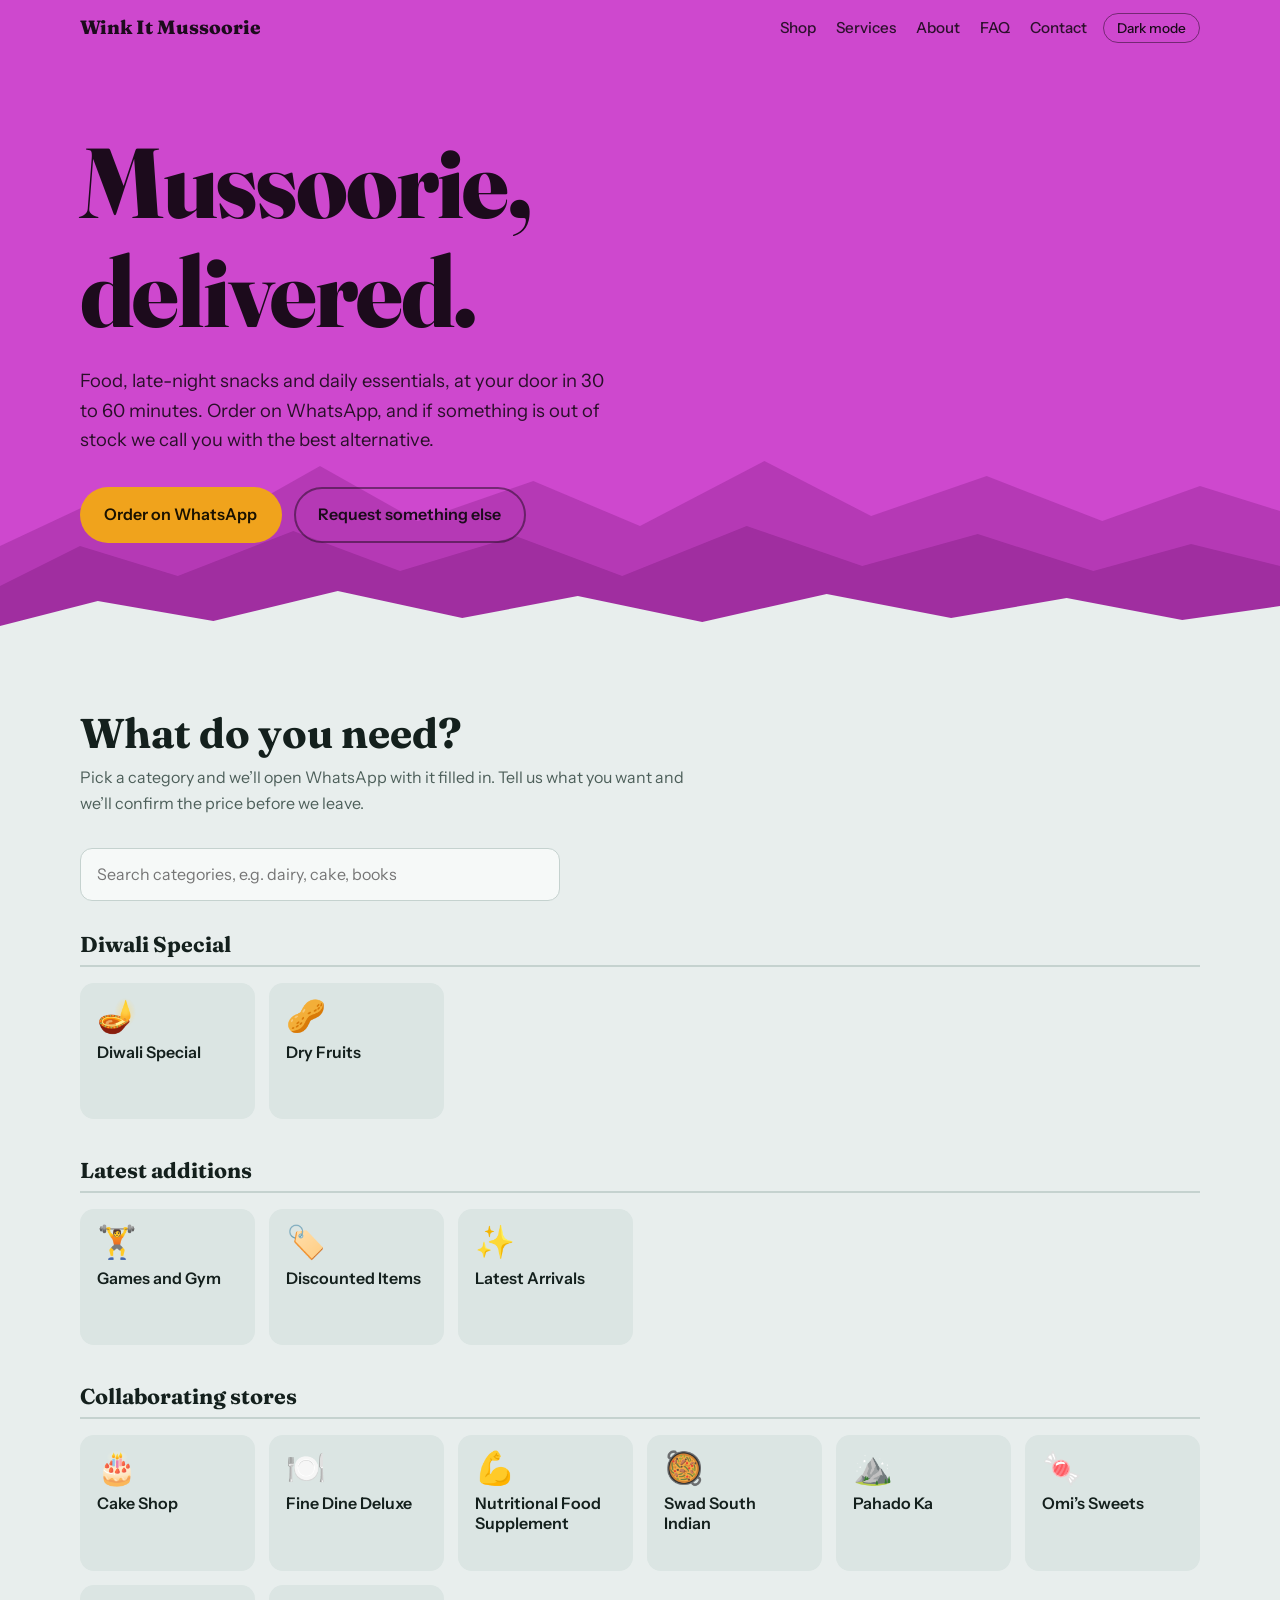
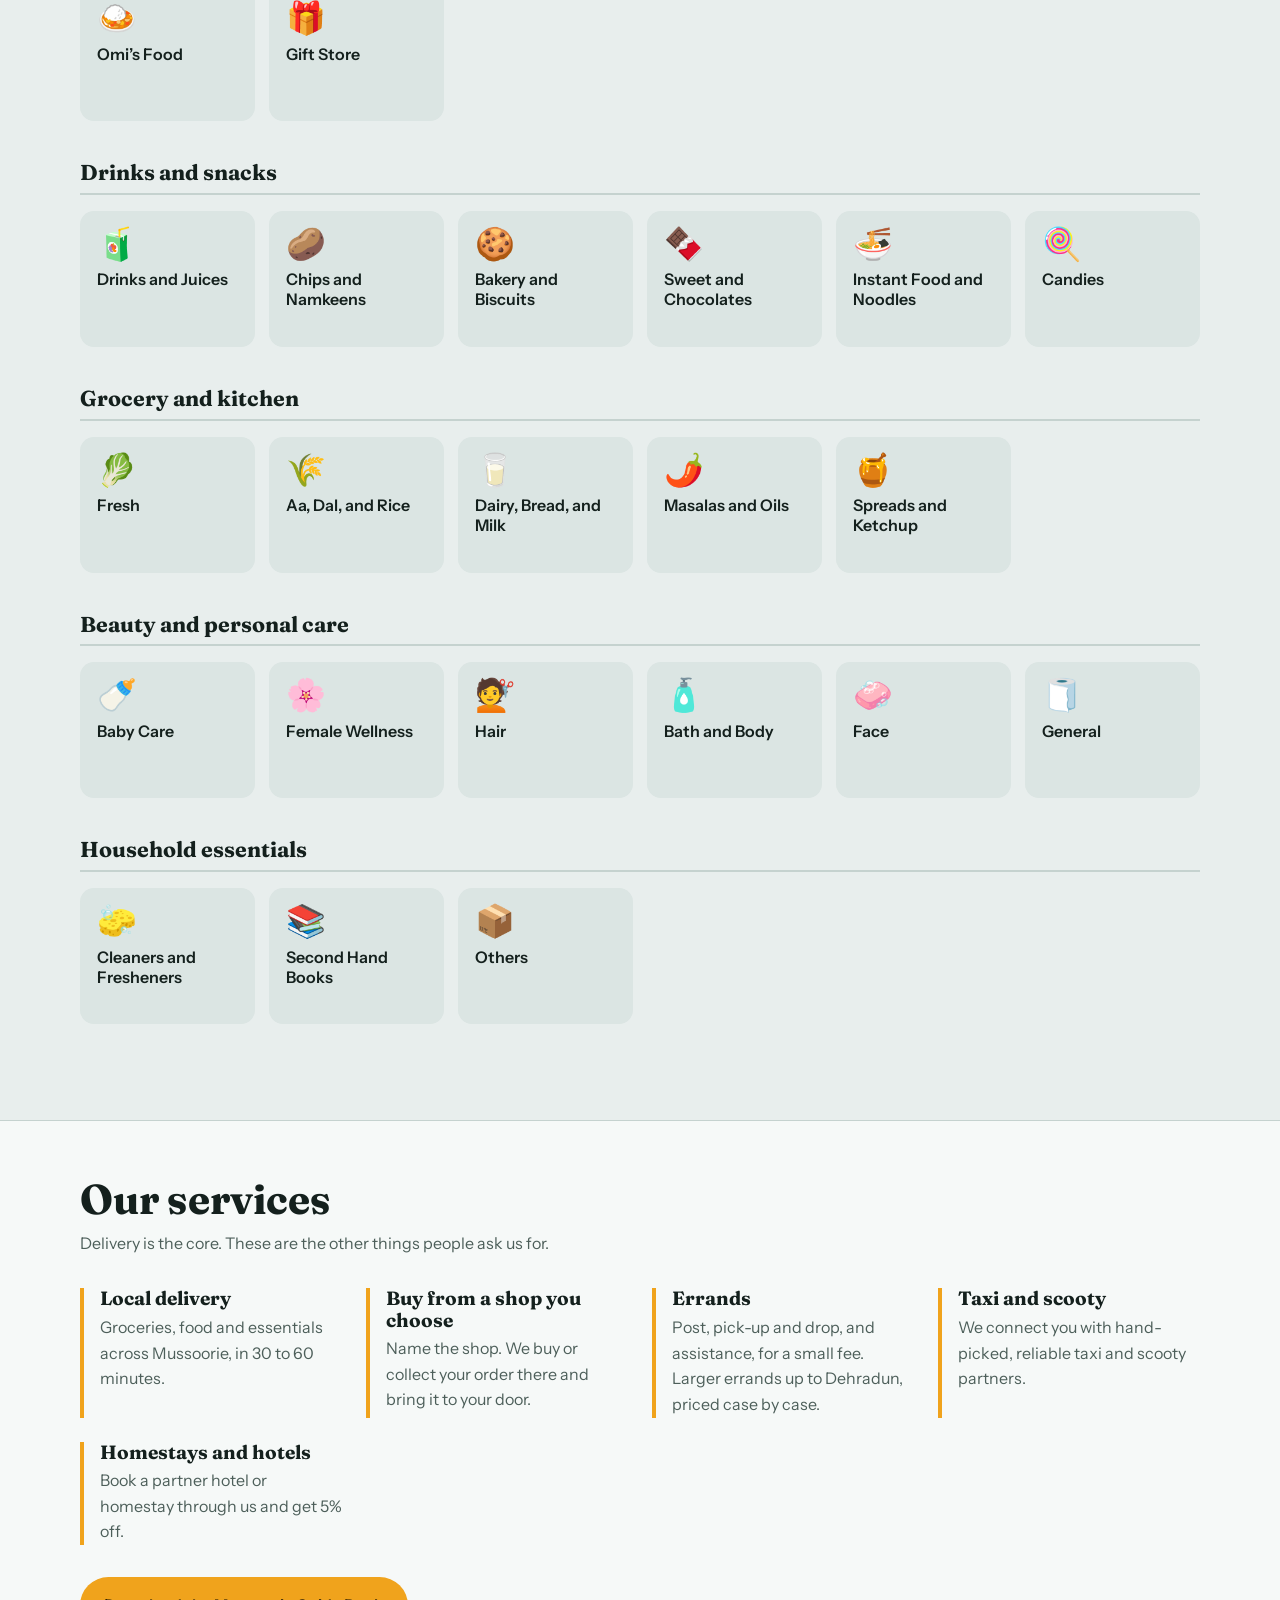
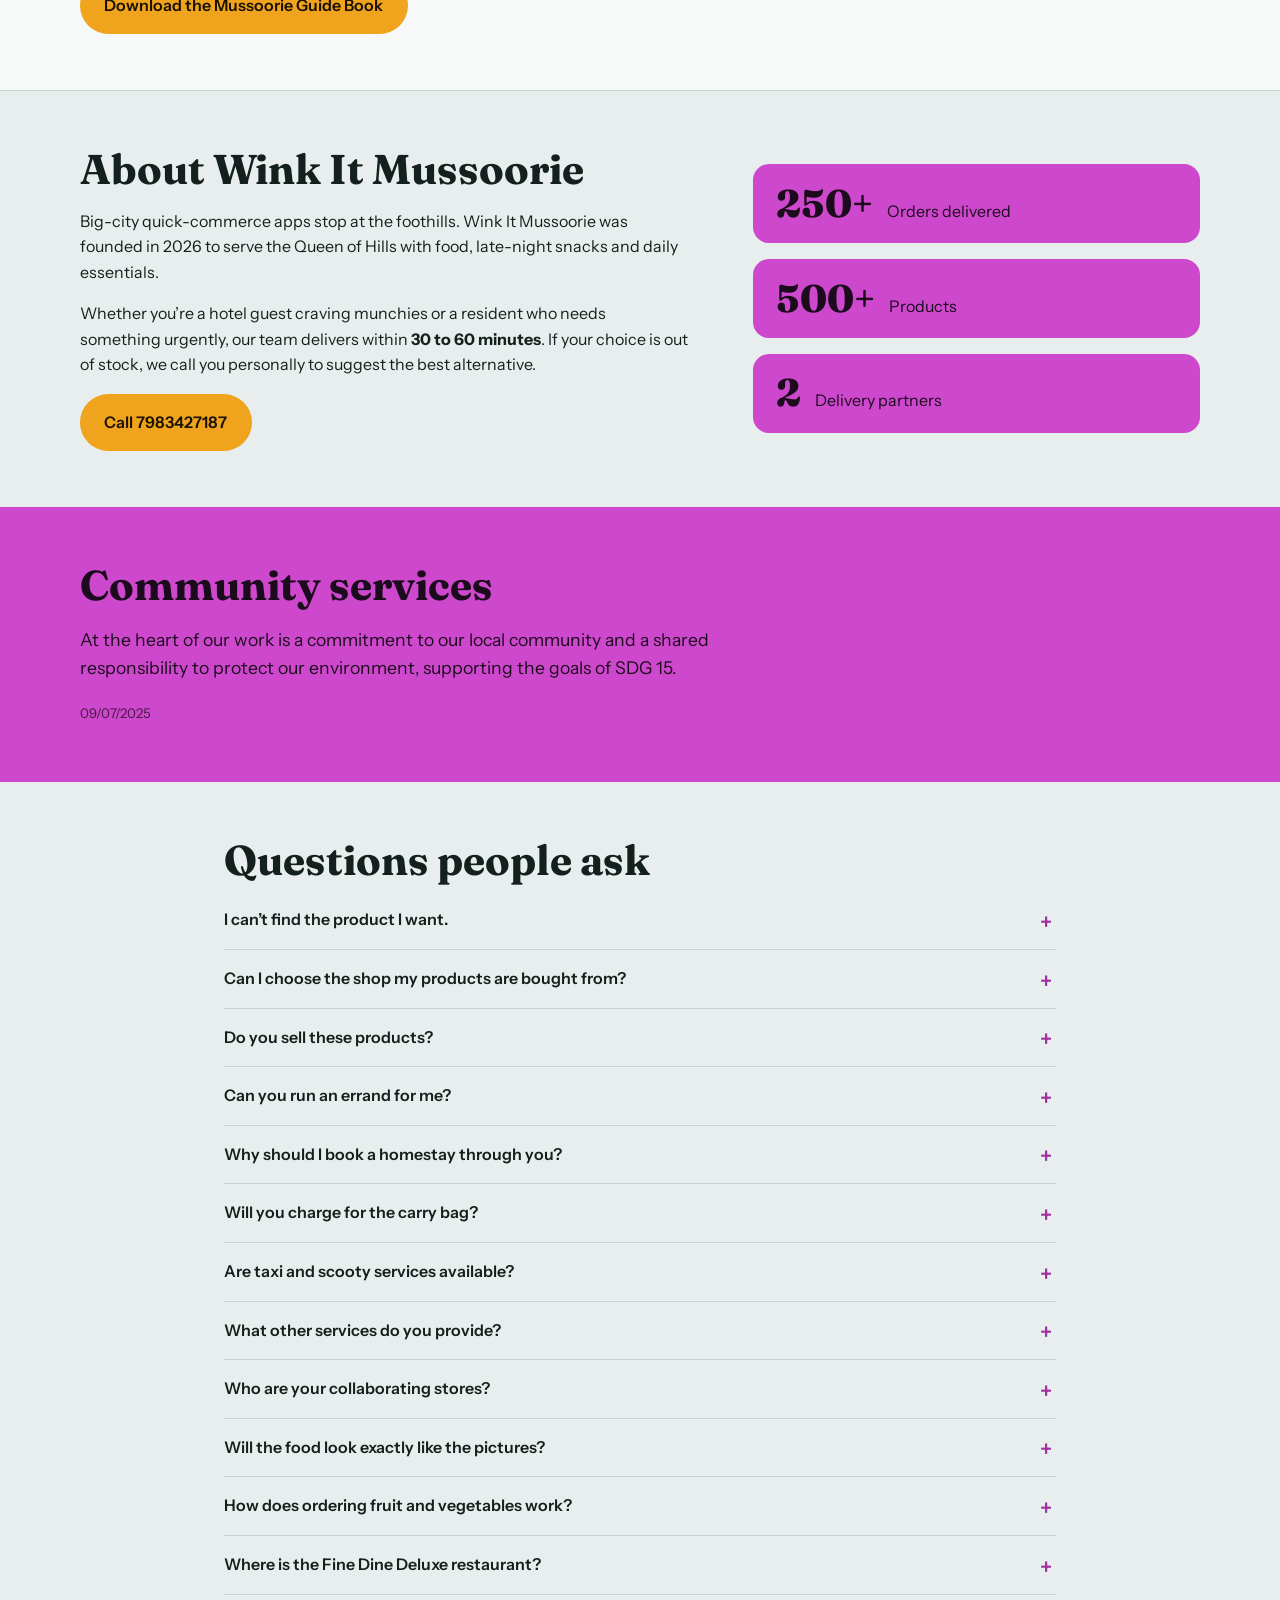
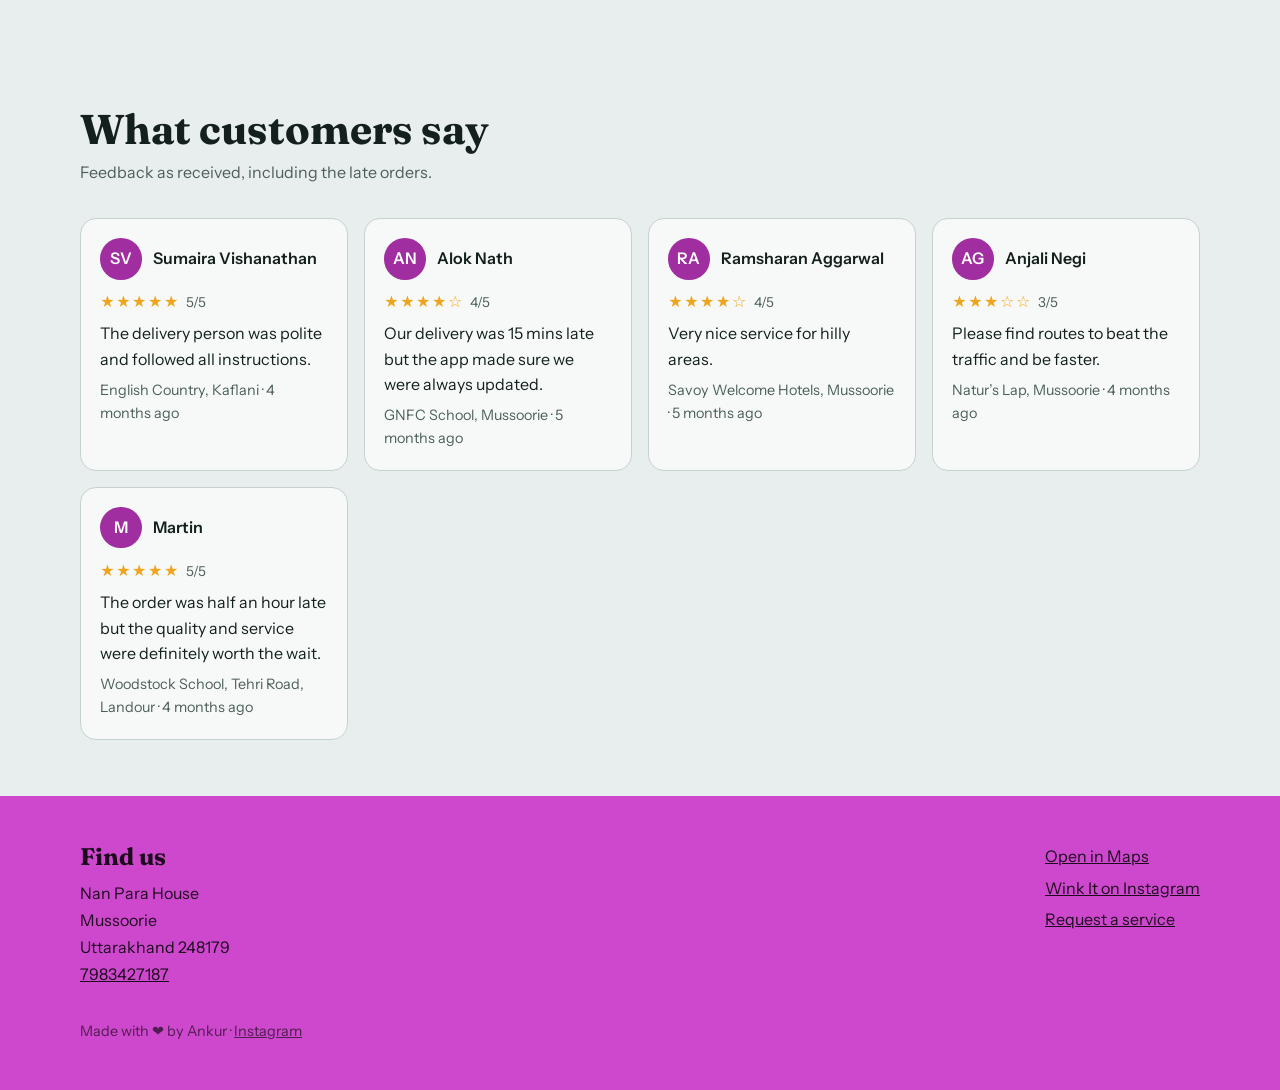
<file: index.html>
<!DOCTYPE html>

<html lang="en">

<head>

<meta charset="UTF-8">

<meta name="viewport" content="width=device-width, initial-scale=1, viewport-fit=cover">

<title>Wink It Mussoorie | Delivery in the Queen of Hills</title>

<meta name="description" content="Wink It Mussoorie delivers food and daily essentials in 30 to 60 minutes. Order on WhatsApp.">

<link rel="preconnect" href="https://fonts.googleapis.com">

<link rel="preconnect" href="https://fonts.gstatic.com" crossorigin>

<link href="https://fonts.googleapis.com/css2?family=Fraunces:opsz,wght@9..144,600;9..144,800&family=Instrument+Sans:wght@400;500;600&display=swap" rel="stylesheet">

<style>

:root{

box-sizing:border-box;

padding-top:env(safe-area-inset-top,0px);

padding-bottom:env(safe-area-inset-bottom,0px);

--bg:#e8eeed; --surface:#f6f9f8; --ink:#14201d; --muted:#4d5f5a;

--pine:#ce48ce; --pine-2:#a02ea0; --marigold:#f0a31c; --line:#c5d2cf;

--on-pine:#1c0b1c; --tile:#dbe5e3; --pine-edge:rgba(28,11,28,.5);

--display:'Fraunces',Georgia,serif; --body:'Instrument Sans',system-ui,-apple-system,'Segoe UI',sans-serif;

color-scheme:light;

}

@media (prefers-color-scheme:dark){

:root:not([data-theme="light"]){

--bg:#0e1816; --surface:#16231f; --ink:#e7f0ee; --muted:#9bb0aa;

--pine:#4a174a; --pine-2:#8a2a8a; --line:#27403a; --tile:#1c2e29; --on-pine:#f6e9f6; --pine-edge:rgba(255,255,255,.4);

color-scheme:dark;

}

}

:root[data-theme="dark"]{

--bg:#0e1816; --surface:#16231f; --ink:#e7f0ee; --muted:#9bb0aa;

--pine:#4a174a; --pine-2:#8a2a8a; --line:#27403a; --tile:#1c2e29; --on-pine:#f6e9f6; --pine-edge:rgba(255,255,255,.4);

color-scheme:dark;

}

html{height:100%;scroll-padding-top:env(safe-area-inset-top,0px);scroll-behavior:smooth}

*,*::before,*::after{box-sizing:border-box}

body{margin:0;background:var(--bg);color:var(--ink);font:400 1rem/1.6 var(--body);-webkit-font-smoothing:antialiased}

a{color:inherit}

:focus-visible{outline:3px solid var(--marigold);outline-offset:3px;border-radius:4px}

.wrap{width:min(1120px,100% - 2.5rem);margin-inline:auto}

h1,h2,h3{font-family:var(--display);line-height:1.1;margin:0}



/* top bar */

.bar{position:sticky;top:env(safe-area-inset-top,0px);z-index:20;background:var(--pine);color:var(--on-pine)}

body::before{content:"";position:fixed;inset:0 0 auto;height:env(safe-area-inset-top,0px);background:var(--pine);z-index:30}

.bar .wrap{display:flex;align-items:center;gap:1rem;min-height:3.5rem}

.brand{font:800 1.2rem/1 var(--display);text-decoration:none;margin-right:auto}

.bar nav{display:flex;gap:1.25rem;font-weight:500;font-size:.95rem}

.bar nav a{text-decoration:none;opacity:.9}

.bar nav a:hover{opacity:1;text-decoration:underline}

.icon-btn{background:transparent;border:1px solid var(--pine-edge);color:inherit;border-radius:999px;padding:.35rem .8rem;font:500 .85rem var(--body);cursor:pointer}

.icon-btn:hover{border-color:var(--marigold)}

@media(max-width:640px){.bar nav{display:none}}



/* hero */

.hero{background:var(--pine);color:var(--on-pine);position:relative;overflow:hidden;padding:4.5rem 0 0}

.hero h1{font-size:clamp(2.8rem,9vw,6.2rem);font-weight:800;letter-spacing:-.02em;max-width:11ch}

.hero p.lede{font-size:1.15rem;max-width:34rem;margin:1.25rem 0 2rem;opacity:.92}

.cta-row{display:flex;flex-wrap:wrap;gap:.75rem;padding-bottom:7rem;position:relative;z-index:2}

.btn{display:inline-block;padding:.85rem 1.4rem;border-radius:999px;font-weight:600;text-decoration:none;border:2px solid transparent}

.btn.primary{background:var(--marigold);color:#1a1200}

.btn.primary:hover{background:#ffb83a}

.btn.ghost{border-color:var(--pine-edge);color:var(--on-pine)}

.btn.ghost:hover{border-color:var(--marigold)}

.ridge{position:absolute;left:0;right:0;bottom:-1px;width:100%;height:clamp(110px,22vw,230px);display:block}

.ridge .r1{fill:var(--pine-2);opacity:.55}

.ridge .r2{fill:var(--pine-2)}

.ridge .r3{fill:var(--bg)}



/* sections */

section{padding:3.5rem 0}

.sec-title{font-size:clamp(1.8rem,4vw,2.6rem);margin-bottom:.5rem}

.sec-sub{color:var(--muted);max-width:38rem;margin:0 0 2rem}



/* search + catalogue */

.search{display:flex;gap:.5rem;max-width:30rem;margin-bottom:2rem}

.search input{flex:1;font:inherit;padding:.8rem 1rem;border-radius:12px;border:1px solid var(--line);background:var(--surface);color:var(--ink)}

.group{margin-bottom:2.5rem}

.group h3{font-size:1.35rem;margin-bottom:1rem;padding-bottom:.5rem;border-bottom:2px solid var(--line)}

.grid{display:grid;grid-template-columns:repeat(auto-fill,minmax(150px,1fr));gap:.9rem}

.tile{display:flex;flex-direction:column;align-items:flex-start;gap:.6rem;padding:1rem;background:var(--tile);border-radius:14px;text-decoration:none;min-height:8.5rem;border:1px solid transparent;transition:border-color .15s,transform .15s}

.tile:hover{border-color:var(--marigold);transform:translateY(-2px)}

.tile .em{font-size:2rem;line-height:1}

.tile .nm{font-weight:600;line-height:1.25}

.empty{display:none;padding:1.5rem;border:1px dashed var(--line);border-radius:14px;color:var(--muted)}

.empty.show{display:block}



/* services */

.services{background:var(--surface);border-block:1px solid var(--line)}

.svc{display:grid;grid-template-columns:repeat(auto-fit,minmax(230px,1fr));gap:1.5rem}

.svc div{padding-left:1rem;border-left:4px solid var(--marigold)}

.svc h3{font-size:1.2rem;margin-bottom:.35rem}

.svc p{margin:0;color:var(--muted)}

.guide{margin-top:2rem;display:inline-block}



/* about */

.about{display:grid;grid-template-columns:1.4fr 1fr;gap:3rem;align-items:center}

.about p{max-width:38rem}

.facts{display:grid;gap:1rem}

.fact{background:var(--pine);color:var(--on-pine);border-radius:16px;padding:1.2rem 1.4rem;display:flex;align-items:baseline;gap:.9rem}

.fact b{font:800 2.4rem/1 var(--display);color:inherit}

@media(max-width:760px){.about{grid-template-columns:1fr;gap:1.5rem}}



/* community */

.community{background:var(--pine);color:var(--on-pine)}

.community p{max-width:40rem;font-size:1.1rem}

.community small{opacity:.75}



/* faq */

details{border-bottom:1px solid var(--line)}

summary{cursor:pointer;list-style:none;padding:1rem 2rem 1rem 0;font-weight:600;position:relative}

summary::-webkit-details-marker{display:none}

summary::after{content:"+";position:absolute;right:.25rem;top:.85rem;font-size:1.4rem;color:var(--pine-2);transition:transform .2s}

details[open] summary::after{transform:rotate(45deg)}

details .ans{padding:0 0 1.1rem;color:var(--muted);max-width:44rem}

details .ans b{color:var(--ink)}

.faq{max-width:52rem}



/* reviews */

.reviews{display:grid;grid-template-columns:repeat(auto-fit,minmax(250px,1fr));gap:1rem}

.rc{background:var(--surface);border:1px solid var(--line);border-radius:16px;padding:1.2rem}

.rc .who{display:flex;align-items:center;gap:.7rem;margin-bottom:.6rem}

.av{width:2.6rem;height:2.6rem;border-radius:50%;background:var(--pine-2);color:#fff;display:grid;place-items:center;font-weight:600}

.rc .nm{font-weight:600;line-height:1.2}

.rc .st{color:var(--marigold);letter-spacing:.1em}

.rc .st span{color:var(--muted);letter-spacing:0;font-size:.85rem;margin-left:.4rem}

.rc p{margin:.4rem 0}

.rc .loc{color:var(--muted);font-size:.9rem}



/* footer */

footer{background:var(--pine);color:var(--on-pine);padding:3rem 0 2rem}

.foot{display:flex;flex-wrap:wrap;gap:2rem;justify-content:space-between}

footer address{font-style:normal;line-height:1.7}

footer a{color:inherit;text-decoration:underline}

.credit{margin-top:2rem;opacity:.7;font-size:.9rem}

/* phones */

@media(max-width:640px){

.wrap{width:calc(100% - 2rem)}

.bar .wrap{min-height:3rem;gap:.5rem}

.brand{font-size:1.05rem}

.icon-btn{padding:.3rem .65rem;font-size:.8rem}

.hero{padding-top:2.5rem}

.hero h1{font-size:clamp(2.4rem,13vw,3.4rem)}

.hero p.lede{font-size:1rem;margin:1rem 0 1.5rem}

.cta-row{padding-bottom:5rem;gap:.6rem}

.btn{padding:.7rem 1.1rem;font-size:.95rem}

.cta-row .btn{flex:1 1 100%;text-align:center}

section{padding:2.25rem 0}

.sec-sub{margin-bottom:1.25rem;font-size:.95rem}

.search{max-width:none;margin-bottom:1.25rem}

.search input{padding:.7rem .9rem}

.group{margin-bottom:1.5rem}

.group h3{font-size:1.1rem;margin-bottom:.7rem}

.grid{grid-template-columns:repeat(2,minmax(0,1fr));gap:.55rem}

.tile{flex-direction:row;align-items:center;gap:.5rem;min-height:0;padding:.65rem .7rem;border-radius:12px}

.tile .em{font-size:1.45rem;flex:none}

.tile .nm{font-size:.85rem;line-height:1.2;overflow-wrap:anywhere}

.svc{gap:1rem}

.svc h3{font-size:1.05rem}

.fact{padding:.9rem 1.1rem}

.fact b{font-size:1.9rem}

.community p{font-size:1rem}

summary{padding:.85rem 1.75rem .85rem 0;font-size:.95rem}

.reviews{grid-template-columns:1fr;gap:.75rem}

.rc{padding:1rem}

.guide{display:block;text-align:center}

.foot{flex-direction:column;gap:1.25rem}

}

@media(prefers-reduced-motion:reduce){*{transition:none!important;scroll-behavior:auto!important}}

</style>

</head>

<body>



<header class="bar">

<div class="wrap">

<a class="brand" href="#top">Wink It Mussoorie</a>

<nav aria-label="Primary">

<a href="#shop">Shop</a>

<a href="#services">Services</a>

<a href="#about">About</a>

<a href="#faq">FAQ</a>

<a href="#contact">Contact</a>

</nav>

<button class="icon-btn" id="theme" type="button" aria-label="Switch colour theme">Dark mode</button>

</div>

</header>



<main id="top">

<div class="hero">

<div class="wrap">

<h1>Mussoorie, delivered.</h1>

<p class="lede">Food, late-night snacks and daily essentials, at your door in 30 to 60 minutes. Order on WhatsApp, and if something is out of stock we call you with the best alternative.</p>

<div class="cta-row">

<a class="btn primary" href="https://api.whatsapp.com/send?phone=917983427187&amp;text=Hi,%20I'd%20like%20to%20place%20an%20order.">Order on WhatsApp</a>

<a class="btn ghost" href="https://api.whatsapp.com/send?phone=917983427187&amp;text=Hi,%20I'd%20like%20to%20request%20a%20service.">Request something else</a>

</div>

</div>

<svg class="ridge" viewBox="0 0 1440 230" preserveAspectRatio="none" aria-hidden="true">

<path class="r1" d="M0 120 L120 70 L230 105 L360 40 L470 95 L600 55 L720 100 L860 35 L980 90 L1110 50 L1240 95 L1350 60 L1440 85 L1440 230 L0 230Z"/>

<path class="r2" d="M0 160 L90 120 L200 150 L330 105 L450 145 L580 110 L700 150 L840 100 L970 140 L1100 108 L1230 145 L1340 118 L1440 140 L1440 230 L0 230Z"/>

<path class="r3" d="M0 200 L110 175 L240 195 L380 165 L520 192 L650 170 L790 196 L930 168 L1070 192 L1200 172 L1330 194 L1440 180 L1440 230 L0 230Z"/>

</svg>

</div>



<section id="shop">

<div class="wrap">

<h2 class="sec-title">What do you need?</h2>

<p class="sec-sub">Pick a category and we’ll open WhatsApp with it filled in. Tell us what you want and we’ll confirm the price before we leave.</p>

<form class="search" role="search" onsubmit="return false">

<input type="search" id="q" placeholder="Search categories, e.g. dairy, cake, books" aria-label="Search categories" autocomplete="off">

</form>

<div id="catalogue"></div>

<p class="empty" id="empty">No category matches that. Request it and we’ll find it for you.

<a href="https://api.whatsapp.com/send?phone=917983427187&amp;text=Hi,%20I'd%20like%20to%20request%20a%20service.">Send a request</a></p>

</div>

</section>



<section id="services" class="services">

<div class="wrap">

<h2 class="sec-title">Our services</h2>

<p class="sec-sub">Delivery is the core. These are the other things people ask us for.</p>

<div class="svc">

<div><h3>Local delivery</h3><p>Groceries, food and essentials across Mussoorie, in 30 to 60 minutes.</p></div>

<div><h3>Buy from a shop you choose</h3><p>Name the shop. We buy or collect your order there and bring it to your door.</p></div>

<div><h3>Errands</h3><p>Post, pick-up and drop, and assistance, for a small fee. Larger errands up to Dehradun, priced case by case.</p></div>

<div><h3>Taxi and scooty</h3><p>We connect you with hand-picked, reliable taxi and scooty partners.</p></div>

<div><h3>Homestays and hotels</h3><p>Book a partner hotel or homestay through us and get 5% off.</p></div>

</div>

<a class="btn primary guide" href="https://drive.google.com/file/d/1XvTvtakRcwk-4GMVJizAHBrn1Y2eF7UC/view?usp=sharing">Download the Mussoorie Guide Book</a>

</div>

</section>



<section id="about">

<div class="wrap about">

<div>

<h2 class="sec-title">About Wink It Mussoorie</h2>

<p>Big-city quick-commerce apps stop at the foothills. Wink It Mussoorie was founded in 2026 to serve the Queen of Hills with food, late-night snacks and daily essentials.</p>

<p>Whether you’re a hotel guest craving munchies or a resident who needs something urgently, our team delivers within <b>30 to 60 minutes</b>. If your choice is out of stock, we call you personally to suggest the best alternative.</p>

<a class="btn primary" href="tel:7983427187">Call 7983427187</a>

</div>

<div class="facts">

<div class="fact"><b>250+</b><span>Orders delivered</span></div>

<div class="fact"><b>500+</b><span>Products</span></div>

<div class="fact"><b>2</b><span>Delivery partners</span></div>

</div>

</div>

</section>



<section class="community">

<div class="wrap">

<h2 class="sec-title">Community services</h2>

<p>At the heart of our work is a commitment to our local community and a shared responsibility to protect our environment, supporting the goals of SDG 15.</p>

<small>09/07/2025</small>

</div>

</section>



<section id="faq">

<div class="wrap faq">

<h2 class="sec-title">Questions people ask</h2>

<details><summary>I can’t find the product I want.</summary><div class="ans">If it isn’t in our catalogue, send us a request and we’ll look for it.</div></details>

<details><summary>Can I choose the shop my products are bought from?</summary><div class="ans">Yes. We buy the products, or pick up your purchase from the shop you name, and bring them to your door.</div></details>

<details><summary>Do you sell these products?</summary><div class="ans">No. We don’t sell products as of now. We’re your delivery partner.</div></details>

<details><summary>Can you run an errand for me?</summary><div class="ans">Possibly. Post, pick-up and drop, and assistance can be done for a small fee. We can run major errands up to Dehradun, but the price may vary.</div></details>

<details><summary>Why should I book a homestay through you?</summary><div class="ans">We have tie-ups with hotels and homestays, and customers who book through us get a 5% discount.</div></details>

<details><summary>Will you charge for the carry bag?</summary><div class="ans">If your order is delivered in our company carry bag, Rs 10 is charged. A normal carry bag is free.</div></details>

<details><summary>Are taxi and scooty services available?</summary><div class="ans">Yes. We only connect you with reliable, high-quality partners we’ve hand-picked for value and a warm welcome.</div></details>

<details><summary>What other services do you provide?</summary><div class="ans">Ask before you assume. The Request button is there for you to explore.</div></details>

<details><summary>Who are your collaborating stores?</summary><div class="ans">We work with a wide range of partners. Two of the best known are Omi’s Sweets in Landour and Chacha ka Dhabba in Kulri.</div></details>

<details><summary>Will the food look exactly like the pictures?</summary><div class="ans">The images give a general view of the product. We don’t promise to deliver exactly what is shown.</div></details>

<details><summary>How does ordering fruit and vegetables work?</summary><div class="ans">These rules apply to the Fresh category.<br><b>1. Inspect:</b> check the quality when the order arrives.<br><b>2. Confirm:</b> our delivery partner waits for your confirmation before finalising the drop-off.<br><b>3. No returns after delivery:</b> accepting the order is a final sale, with no refunds or returns once delivery is finalised.<br>Prices of fruit and vegetables may differ from those listed.</div></details>

<details><summary>Where is the Fine Dine Deluxe restaurant?</summary><div class="ans">Fine Dine Deluxe isn’t a restaurant. It’s an experience where we deliver meals from restaurants with good reviews for the dish you pick.</div></details>

</div>

</section>



<section>

<div class="wrap">

<h2 class="sec-title">What customers say</h2>

<p class="sec-sub">Feedback as received, including the late orders.</p>

<div class="reviews">

<article class="rc"><div class="who"><div class="av">SV</div><div class="nm">Sumaira Vishanathan</div></div><div class="st" aria-label="5 out of 5">★★★★★<span>5/5</span></div><p>The delivery person was polite and followed all instructions.</p><div class="loc">English Country, Kaflani · 4 months ago</div></article>

<article class="rc"><div class="who"><div class="av">AN</div><div class="nm">Alok Nath</div></div><div class="st" aria-label="4 out of 5">★★★★☆<span>4/5</span></div><p>Our delivery was 15 mins late but the app made sure we were always updated.</p><div class="loc">GNFC School, Mussoorie · 5 months ago</div></article>

<article class="rc"><div class="who"><div class="av">RA</div><div class="nm">Ramsharan Aggarwal</div></div><div class="st" aria-label="4 out of 5">★★★★☆<span>4/5</span></div><p>Very nice service for hilly areas.</p><div class="loc">Savoy Welcome Hotels, Mussoorie · 5 months ago</div></article>

<article class="rc"><div class="who"><div class="av">AG</div><div class="nm">Anjali Negi</div></div><div class="st" aria-label="3 out of 5">★★★☆☆<span>3/5</span></div><p>Please find routes to beat the traffic and be faster.</p><div class="loc">Natur’s Lap, Mussoorie · 4 months ago</div></article>

<article class="rc"><div class="who"><div class="av">M</div><div class="nm">Martin</div></div><div class="st" aria-label="5 out of 5">★★★★★<span>5/5</span></div><p>The order was half an hour late but the quality and service were definitely worth the wait.</p><div class="loc">Woodstock School, Tehri Road, Landour · 4 months ago</div></article>

</div>

</div>

</section>

</main>



<footer id="contact">

<div class="wrap">

<div class="foot">

<address>

<h2 style="font-size:1.5rem;margin-bottom:.6rem">Find us</h2>

Nan Para House<br>Mussoorie<br>Uttarakhand 248179<br>

<a href="tel:7983427187">7983427187</a>

</address>

<div>

<p style="margin:0 0 .4rem"><a href="https://maps.app.goo.gl/6aGjydyM8Kf6ZvdJ6">Open in Maps</a></p>

<p style="margin:0 0 .4rem"><a href="https://www.instagram.com/winkitmussoorie">Wink It on Instagram</a></p>

<p style="margin:0"><a href="https://api.whatsapp.com/send?phone=917983427187&amp;text=Hi,%20I'd%20like%20to%20request%20a%20service.">Request a service</a></p>

</div>

</div>

<p class="credit">Made with ❤️ by Ankur · <a href="https://www.instagram.com/ankurchauhan129">Instagram</a></p>

</div>

</footer>



<script>

(function(){

var WA='https://api.whatsapp.com/send?phone=917983427187&text=';

var data=[

['Diwali Special',[['Diwali Special','🪔'],['Dry Fruits','🥜']]],

['Latest additions',[['Games and Gym','🏋️'],['Discounted Items','🏷️'],['Latest Arrivals','✨']]],

['Collaborating stores',[['Cake Shop','🎂'],['Fine Dine Deluxe','🍽️'],['Nutritional Food Supplement','💪'],['Swad South Indian','🥘'],['Pahado Ka','⛰️'],['Omi’s Sweets','🍬'],['Omi’s Food','🍛'],['Gift Store','🎁']]],

['Drinks and snacks',[['Drinks and Juices','🧃'],['Chips and Namkeens','🥔'],['Bakery and Biscuits','🍪'],['Sweet and Chocolates','🍫'],['Instant Food and Noodles','🍜'],['Candies','🍭']]],

['Grocery and kitchen',[['Fresh','🥬'],['Aa, Dal, and Rice','🌾'],['Dairy, Bread, and Milk','🥛'],['Masalas and Oils','🌶️'],['Spreads and Ketchup','🍯']]],

['Beauty and personal care',[['Baby Care','🍼'],['Female Wellness','🌸'],['Hair','💇'],['Bath and Body','🧴'],['Face','🧼'],['General','🧻']]],

['Household essentials',[['Cleaners and Fresheners','🧽'],['Second Hand Books','📚'],['Others','📦']]]

];

var root=document.getElementById('catalogue'), empty=document.getElementById('empty'), q=document.getElementById('q');

data.forEach(function(g){

var sec=document.createElement('div'); sec.className='group';

var h=document.createElement('h3'); h.textContent=g[0]; sec.appendChild(h);

var grid=document.createElement('div'); grid.className='grid';

g[1].forEach(function(it){

var a=document.createElement('a'); a.className='tile'; a.dataset.name=it[0].toLowerCase();

a.href=WA+encodeURIComponent('Hi, I\'d like to order from: '+it[0]);

a.innerHTML='<span class="em" aria-hidden="true">'+it[1]+'</span><span class="nm"></span>';

a.querySelector('.nm').textContent=it[0];

grid.appendChild(a);

});

sec.appendChild(grid); root.appendChild(sec);

});

q.addEventListener('input',function(){

var v=q.value.trim().toLowerCase(), shown=0;

root.querySelectorAll('.group').forEach(function(sec){

var n=0;

sec.querySelectorAll('.tile').forEach(function(t){

var ok=!v||t.dataset.name.indexOf(v)>-1||sec.firstChild.textContent.toLowerCase().indexOf(v)>-1;

t.style.display=ok?'':'none'; if(ok)n++;

});

sec.style.display=n?'':'none'; shown+=n;

});

empty.classList.toggle('show',shown===0);

});



var btn=document.getElementById('theme'), rootEl=document.documentElement;

function isDark(){

var t=rootEl.getAttribute('data-theme');

return t?t==='dark':window.matchMedia('(prefers-color-scheme: dark)').matches;

}

function label(){btn.textContent=isDark()?'Light mode':'Dark mode';}

try{var s=localStorage.getItem('winkit-theme'); if(s)rootEl.setAttribute('data-theme',s);}catch(e){}

label();

btn.addEventListener('click',function(){

var next=isDark()?'light':'dark';

rootEl.setAttribute('data-theme',next);

try{localStorage.setItem('winkit-theme',next);}catch(e){}

label();

});

})();

</script>

</body>

</html>
</file>
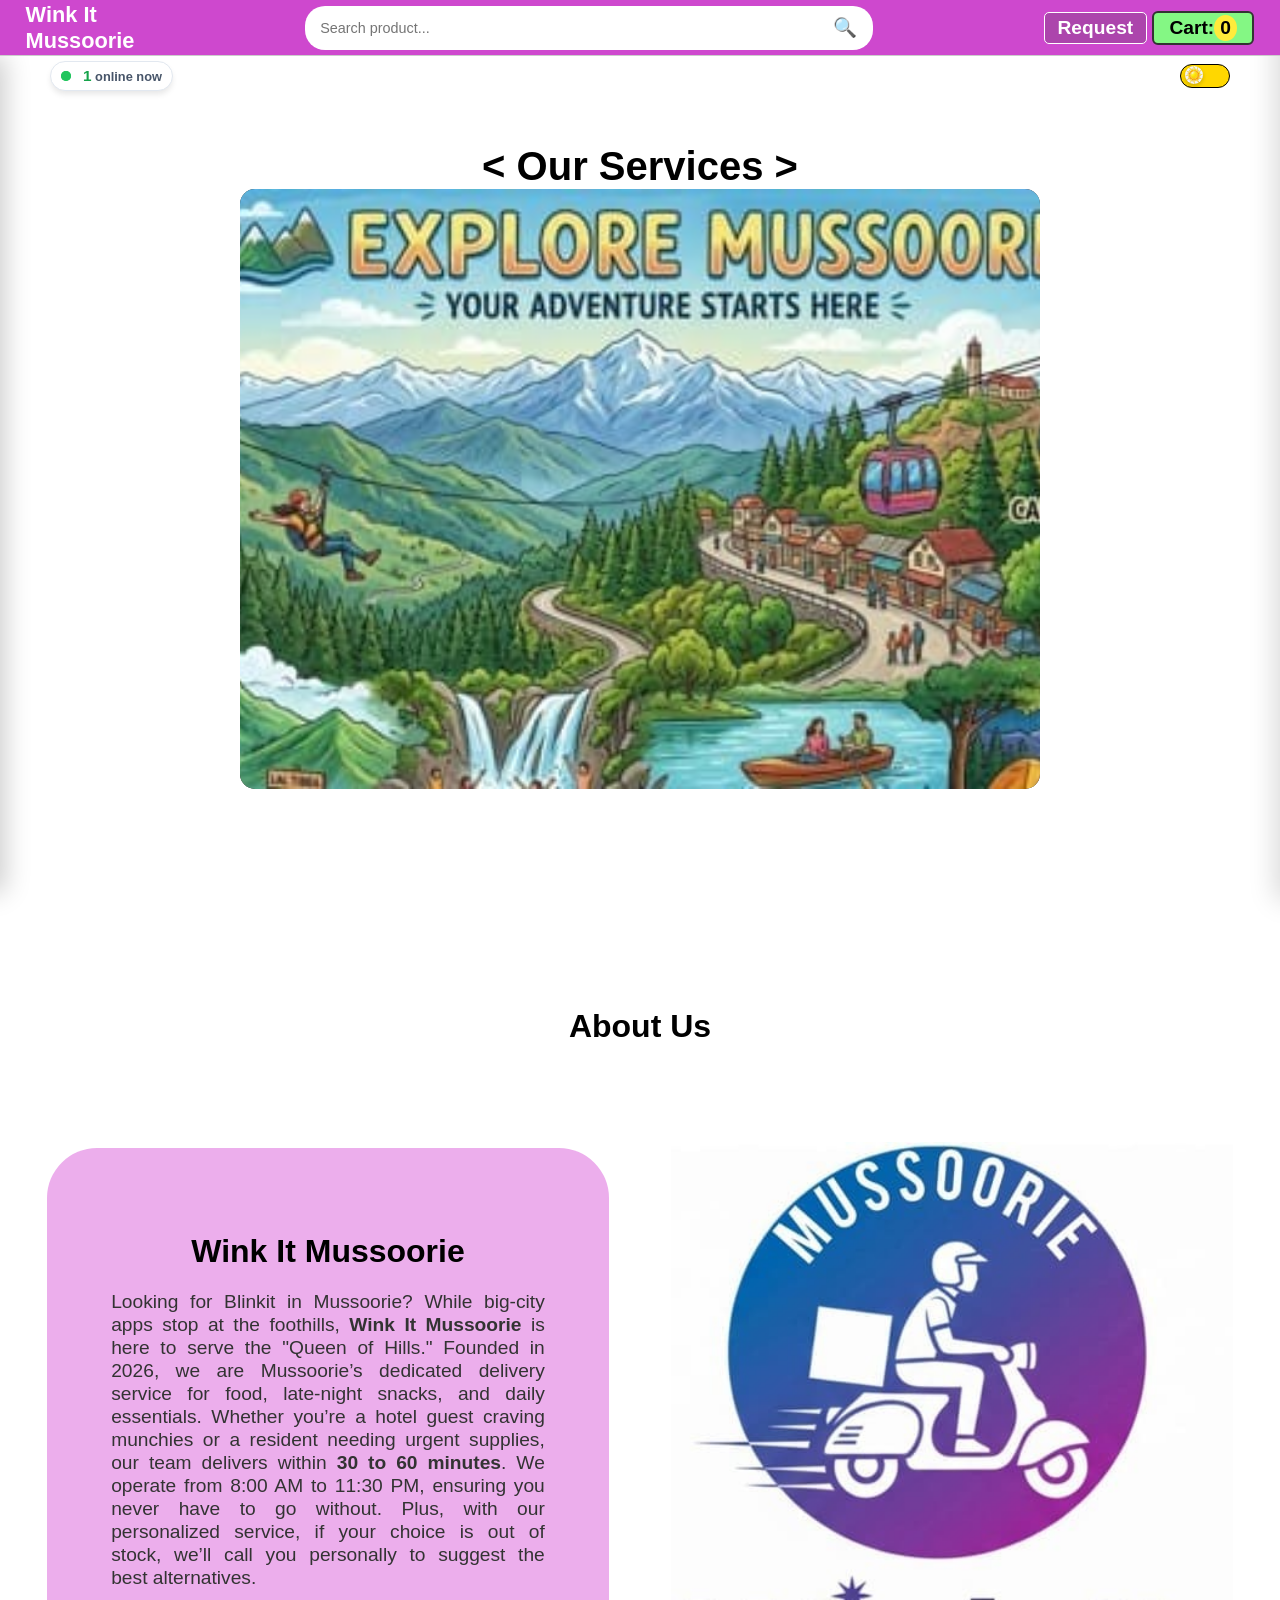
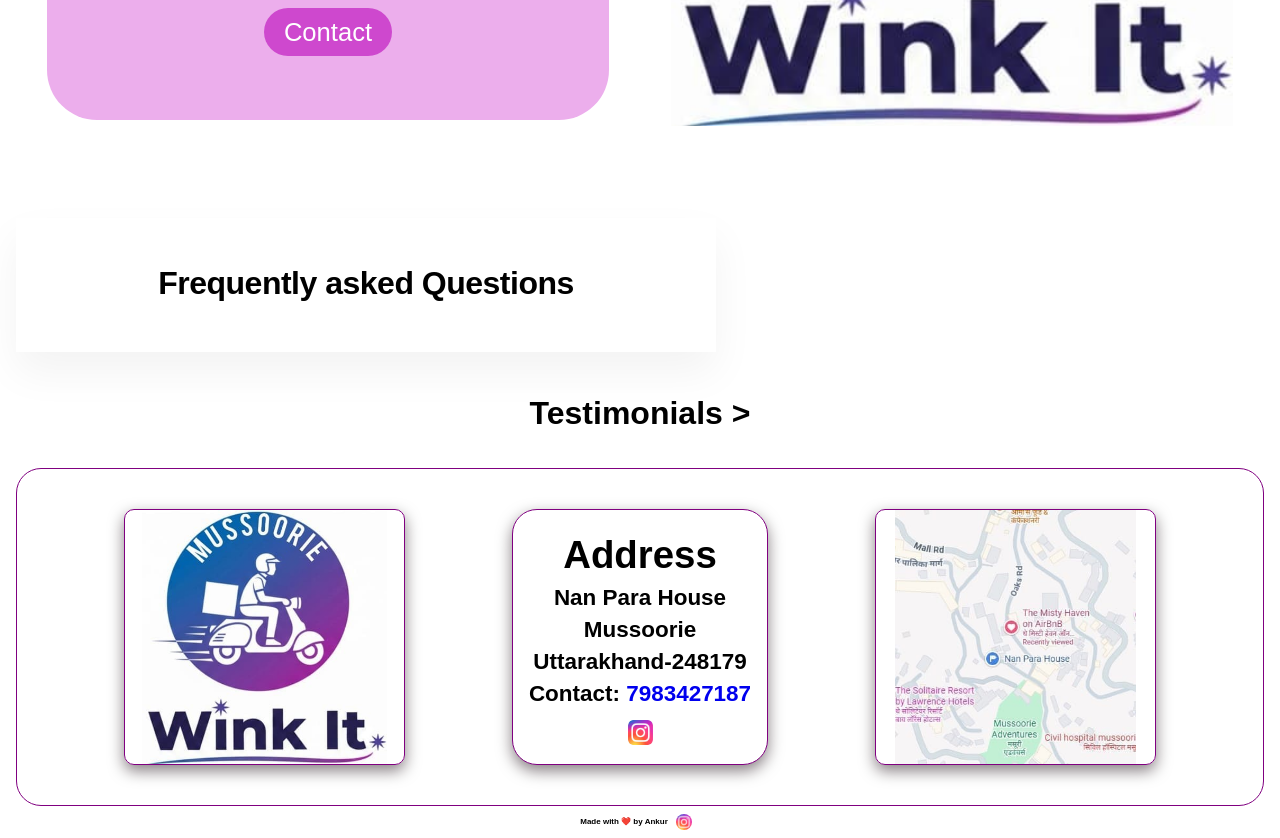
<file: index copy.html>
<head>
    <meta charset="UTF-8">
    <meta name="viewport" content="width=device-width, initial-scale=1.0, maximum-scale=1.0, user-scalable=no">
    <title>Wink It Mussoorie | Mussoorie Delivery Service</title>
    
    <meta name="description" content="Wink It Mussoorie provides premium delivery for food and essentials in 30-60 minutes. Serving the community from 8:00 AM to 11:30 PM. Order via WhatsApp!">

    <meta name="keywords" content="Wink It Mussoorie, food delivery Mussoorie, food delivery char dukan, fast delivery Mussoorie, Delivery, Wink It Landour, food delivery landour, landour delivery, mussoorie delivery, mall road delivery, dalai hill delivery, library delivery, food delivery service in Mussoorie, Chacha Ka Dhabba, Landour Bakehouse, Rokby, Savoy, Omi's Mussoorie, Omi's Sweet Shop, Mussoorie Weather, Weather Mussoorie, Mussoorie Distance, Mussoorie Temprature, Temprature Mussoorie, Dehradun To Mussoorie, Airbnb in Mussoorie, Mussoorie Crowd, Kempty Falls, Bhatta Falls, Taxi Mussoorie number, Best Taxi Service in Mussoorie, Taxi Service, Taxi Number Mussoorie, Scoory rental mussoorie, Scooty Rental Number Mussoorie, Mussoorie Taxi Number">

    <meta property="og:title" content="WinkIt Mussoorie">
    <meta property="og:description" content="Fastest delivery for food and essentials in Mussoorie. Open 8:00 AM - 11:30 PM.">
    <meta property="og:image" content="newlogo.jpg">
    <meta property="og:url" content="https://www.winkitmussoorie.com">

    <link rel="icon" type="image/x-icon" href="newlogo.ico">
    <link rel="stylesheet" href="style.css">
</head>
<body>
    <div id="splash-screen">
        <video id="intro-video" autoplay muted playsinline>
            <source src="intro.mp4" type="video/mp4">
            .
        </video>
    </div>
    <div id="cart-popup" class="cart-popup hidden">
        <div id="popup-images-container" class="popup-images"></div>
        <p><span id="popup-count">0</span> Item in cart</p>
    </div>

    <header>
        <a href="https://www.instagram.com/wink_it_mussoorie" id="logo-link"><h2 class="logo">Wink It<br>Mussoorie</h2></a>
        
        <div class="search-container">
            <input type="text" id="product-search" placeholder="Search product...">
            <span id="clear-search" class="clear-btn hidden">✕</span>
            <button class="search-btn" id="search-btn">🔍</button>
            <div id="search-suggestions"></div>
        </div>

        <div class="nav-links">
            <a id="collectiona" href="https://api.whatsapp.com/send?phone=917983427187&text=Hi,%20I'd%20like%20to%20request%20a%20service."><h2>Request</h2></a>
            <div class="order-trigger" id="cart-trigger">
                Cart: <span id="cart-count">0</span>
            </div>
        </div>
    </header>
    <div class="top-bar">
        <div class="online-status">
            <div class="dot-container">
                <div class="dot"></div>
                <div class="pulse"></div>
            </div>
            <span class="status-text">
                <span id="online-count">1</span> online now
            </span>
        </div>

        <div class="theme-switch-wrapper">
            <label class="theme-switch" for="checkbox">
                <input type="checkbox" id="checkbox" />
                <div class="slider round"></div>
            </label>
        </div>
    </div>

    <main id="collection-view">
        <div class="collection-grid" id="collection-grid"></div>
    </mai   n>
    <div class="ourservice"><h1 class="main-title">&lt; Our Services &gt;</h1></div>
    
    <div class="scmain">
    <div class="slider-container">
        
        <a href="https://api.whatsapp.com/send?phone=917983427187&text=Hi,%20I'd%20like%20to%20request%20a%20service."> 
                <div class="slider-wrapper" id="slider">
                <img src="service3.jpg" alt="Slide 3">
                <img src="service1.jpg" alt="Slide 1">
                <img src="service2.jpg" alt="Slide 2">
                <img src="service4.jpg" alt="Slide 4">
                <img src="service5.jpg" alt="Slide 5">
            </div>
        </a>
    <button class="btn left" id="prevBtn" onclick="moveSlide(-1)">&#10094;</button>
    <button class="btn right" id="nextBtn" onclick="moveSlide(1)">&#10095;</button>
    </div>
    </div>


    <div id="product-slider">
        <div class="slider-header">
            <h2 id="slider-title">Collection</h2>
            <button class="back-btn" id="close-slider">✕</button>
        </div>
        <div id="pslidandp">
            <div id="pgroupslider">ajlfh</div>
            <div id="product-grid">
            </div>
        </div>
    </div>

    <div id="orderSidebar">
        <button class="close-btn" id="close-sidebar">×</button>
        <h2>Checkout</h2>
        <div id="sidebar-content"></div>
        <div id="sidebar-footer">
            <hr>
            <p>Items Total: Rs <span id="subtotal-val">0</span></p>
            <p id="tax-row" style="display: none;">Store GST (5%): Rs <span id="tax-val">0</span></p>
            <p>Delivery Charges: Rs <span id="delivery-val">0</span></p>
            <h3>Total Amount: Rs <span id="total-price">0</span></h3>
            <div class="address-section">
                <input type="text" id="cust-name" placeholder="Your Name">
                <button id="location-btn" class="loc-btn">📍 Share Current Location</button>
                
                <textarea id="cust-address" rows="3" placeholder="Use 'Share Current Location''" readonly></textarea>
                <span id="location-display"></span>
            </div>
            <button class="checkout-btn" id="checkout-whatsapp">
                <span class="lock-icon">🔒</span> Order via WhatsApp &#10140;
            </button>
        </div>
    </div>
    <div class="stats-container">
        <div class="stat-group">
            <span class="counter" data-target="70">0+</span>
            <span class="label">Orders</span>
        </div>
        <div class="stat-group">
            <span class="counter" data-target="400">0+</span>
            <span class="label">Products</span>
        </div>
        <div class="stat-group">
            <span class="counter" data-target="2">0+</span>
            <span class="label">Delivery<br>Partners</span>
        </div>
    </div>

    <div id="abt" class="about">
        <h1 class="heading">About Us</h1>
        <div class="abox">
            <div class="atext">
                <h1>Wink It Mussoorie</h1>
                <p>Looking for Blinkit in Mussoorie? While big-city apps stop at the foothills, <b>Wink It Mussoorie </b>is here to serve the "Queen of Hills." Founded in 2026, we are Mussoorie’s dedicated delivery service for food, late-night snacks, and daily essentials.
                    Whether you’re a hotel guest craving munchies or a resident needing urgent supplies, our team delivers within <b>30 to 60 minutes</b>. We operate from 8:00 AM to 11:30 PM, ensuring you never have to go without. Plus, with our personalized service, if your choice is out of stock, we’ll call you personally to suggest the best alternatives.</p>
                <a href="tel:7983427187"><button class="contact-btn">Contact</button></a>
            </div>
            <div class="aimg">
                <img src="newlogo.jpg" alt="Logo">
            </div>
        </div>
    </div>
    <div class="faq-card">
        <h2>Frequently asked Questions</h2>
        <div id="faq-wrapper"></div>
    </div>
    <h1 class="heading testi">Testimonials &gt;</h1>
    <div class="rbox" id="slider-container">
        <div class="rwrap" id="review-inner"></div>
    </div>

    <div class="cbox">
        <div class="cwrap">
            <img class="cimg" src="newlogo.jpg" alt="Logo Footer">
            <div class="ctext">
                <h1>Address</h1>
                <h3>Nan Para House</h3>
                <h3>Mussoorie</h3>
                <h3>Uttarakhand-248179</h3>
                <h3>Contact: <a href="tel:7983427187">7983427187</a></h3>
                <div class="acc">
                    <a href="https://www.instagram.com/winkitmussoorie"><img title="Instagram" src="insta.jpg" alt="Instagram"></a>
                </div>
            </div>
            <a href="https://maps.app.goo.gl/6aGjydyM8Kf6ZvdJ6" id="map-link"><img class="cimg" src="map.jpg" alt="Map"></a>
        </div>
    </div>
    <footer class="footerf"><h1>Made with ❤️ by Ankur</h1><a href="https://www.instagram.com/ankurchauhan129"><img class="mwli" src="insta.jpg" alt=""></a></footer>

    <script src="script.js"></script>
</body>

</html>
</file>
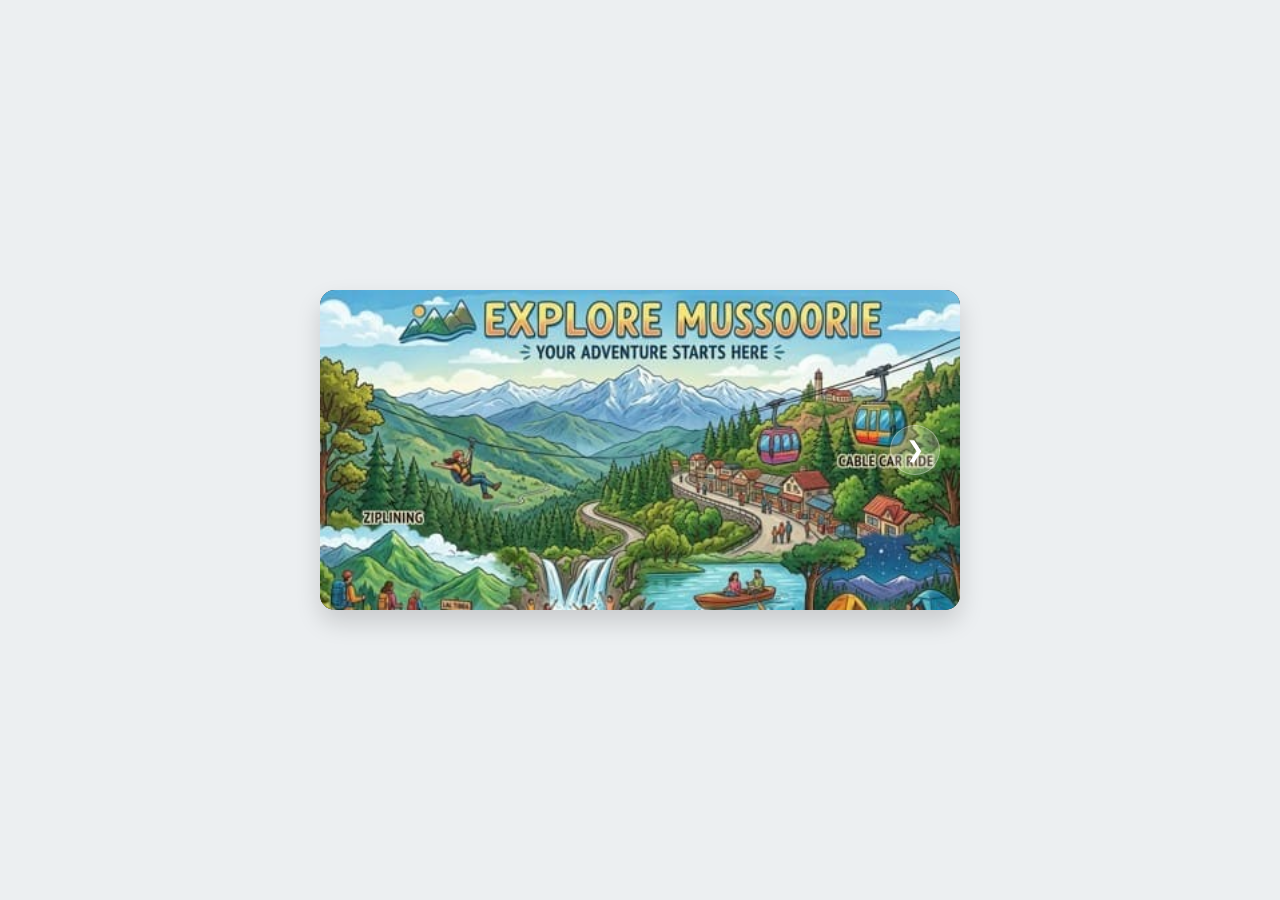
<file: service.html>
<!DOCTYPE html>
<html lang="en">
<head>
    <meta charset="UTF-8">
    <meta name="viewport" content="width=device-width, initial-scale=1.0">
    <title>2:1 Image Slider</title>
    <style>
        :root {
            /* Width is 40rem, Height will be 20rem (2:1) */
            --slider-width: 40rem; 
        }

        body {
            display: flex;
            justify-content: center;
            align-items: center;
            height: 100vh;
            margin: 0;
            background-color: #eceff1;
            font-family: sans-serif;
        }

        .slider-container {
            position: relative;
            width: var(--slider-width);
            /* This ensures the 2:1 ratio automatically */
            aspect-ratio: 2 / 1; 
            overflow: hidden;
            border-radius: 15px;
            box-shadow: 0 12px 24px rgba(0,0,0,0.15);
            background: #222;
        }

        .slider-wrapper {
            display: flex;
            width: 100%;
            height: 100%;
            transition: transform 0.45s cubic-bezier(0.4, 0, 0.2, 1);
            cursor: grab;
        }

        .slider-wrapper:active {
            cursor: grabbing;
        }

        .slider-wrapper img {
            width: 100%;
            height: 100%;
            object-fit: cover; /* Keeps image from stretching */
            flex-shrink: 0;
            user-select: none;
        }

        /* Navigation Buttons */
        .btn {
            position: absolute;
            top: 50%;
            transform: translateY(-50%);
            /* Lowering opacity and using more transparent background */
            background: rgba(255, 255, 255, 0.2); 
            border: 1px solid rgba(255, 255, 255, 0.3); /* Modern 'glass' effect */
            width: 50px;
            opacity: 1;
            height: 50px;
            border-radius: 50%;
            cursor: pointer;
            font-size: 22px;
            color: #fff;
            transition: all 0.3s ease;
            z-index: 10;
            display: flex;
            align-items: center;
            justify-content: center;
        }

        .btn:hover:not(:disabled) {
            background: rgba(255, 255, 255, 0.5);
            transform: translateY(-50%) scale(1.1);
        }

        /* Hide buttons when disabled */
        .btn:disabled {
            opacity: 0;
            cursor: not-allowed;
            pointer-events: none;
        }

        .left { left: 20px; }
        .right { right: 20px; }

        /* Responsive Mobile Tweak */
        @media (max-width: 768px) {
            :root {
                --slider-width: 90vw;
            }
        }
    </style>
</head>
<body>

<div class="slider-container">
    <a href="">
        <div class="slider-wrapper" id="slider">
            <img src="service3.jpg" alt="Slide 3">
            <img src="service1.jpg" alt="Slide 1">
            <img src="service2.jpg" alt="Slide 2">
            <img src="service4.jpg" alt="Slide 4">
            <img src="service5.jpg" alt="Slide 5">
        </div>
    </a>

    <button class="btn left" id="prevBtn" onclick="moveSlide(-1)">&#10094;</button>
    <button class="btn right" id="nextBtn" onclick="moveSlide(1)">&#10095;</button>
</div>

<script>
    const slider = document.getElementById('slider');
    const slides = document.querySelectorAll('.slider-wrapper img');
    const prevBtn = document.getElementById('prevBtn');
    const nextBtn = document.getElementById('nextBtn');
    
    let currentIndex = 0;
    let startX = 0;
    let isDragging = false;

    function moveSlide(direction) {
        const targetIndex = currentIndex + direction;
        if (targetIndex >= 0 && targetIndex < slides.length) {
            currentIndex = targetIndex;
            updateUI();
        }
    }

    function updateUI() {
        const width = slider.clientWidth;
        slider.style.transform = `translateX(${-currentIndex * width}px)`;
        prevBtn.disabled = (currentIndex === 0);
        nextBtn.disabled = (currentIndex === slides.length - 1);
    }

    const getX = (e) => e.touches ? e.touches[0].clientX : e.clientX;
    const startDrag = (e) => { startX = getX(e); isDragging = true; };
    const endDrag = (e) => {
        if (!isDragging) return;
        const endX = e.changedTouches ? e.changedTouches[0].clientX : e.clientX;
        const distance = startX - endX;
        if (distance > 50) moveSlide(1);
        if (distance < -50) moveSlide(-1);
        isDragging = false;
    };

    slider.addEventListener('touchstart', startDrag);
    slider.addEventListener('touchend', endDrag);
    slider.addEventListener('mousedown', startDrag);
    slider.addEventListener('mouseup', endDrag);
    window.addEventListener('resize', updateUI);
    updateUI();
</script>

</body>
</html>
</file>
<file: style.css>
/* 10:30 pm*/
* { box-sizing: border-box;}
html{background-color: white;}
body { font-family: sans-serif; margin: 0; padding: 0; overflow-x: hidden; background-color: white; width: 100%; scroll-behavior: smooth; display: flex; align-items: center; justify-content: center; flex-direction: column;}
a { text-decoration: none; }

header { width: 100%; height: 3.5rem; border-bottom: 1px solid #ccc; display: flex; justify-content: space-between; align-items: center; position: sticky; top: 0; background: rgb(206, 72, 206); z-index: 2000; padding: 0 2%;}
.logo { height: max-content; width: max-content; color: white; font-size: clamp(1rem, 1.7vw, 1.7rem); margin: auto; padding: 0px;}
#logo-link{height: 100%; display: flex; justify-content: left; align-items: center;}
.logo:hover { text-decoration: underline; cursor: pointer;}
#splash-screen {
    display: none;
}

.highlight-search {
    z-index: 100;
    position: relative;
    /* Soft modern Green glow to match your theme */
    box-shadow: 
        0 0 0 4px rgb(27, 253, 27), 
        0 0 30px rgba(123, 252, 2, 0.6) !important;
    
    /* Full Horizontal Spin + Scale */
    transform: perspective(1000px) rotateY(360deg) scale(1.05);
    
    /* Transition set to 1s to match your request */
    transition: all 1s cubic-bezier(0.34, 1.56, 0.64, 1);
    
    backface-visibility: visible; 
}
.highlight-search > * { backface-visibility: visible; }

.search-container { display: flex; align-items: center; background: white; border-radius: 20px; padding: 2px 10px; margin: 0 10px; flex-grow: 0.5; position: relative; height: 80%;}
.search-container input { border: none; outline: none; padding: 5px; width: 100%; border-radius: 20px; font-size: 0.9rem;}
.search-btn { background: none; border: none; cursor: pointer; font-size: 1.2rem; animation: move 1s linear infinite; border-radius: 5px;}

/* Clear Search Button Style */
.clear-btn { padding: 0 5px; cursor: pointer; color: #999; font-weight: bold; font-size: 0.8rem; transition: 0.2s; }
.clear-btn:hover { color: #333; }

#search-suggestions { position: absolute; top: 110%; left: 0; width: 100%; background: white; border-radius: 8px; box-shadow: 0 4px 15px rgba(0,0,0,0.2); display: none; z-index: 3000; max-height: 250px; overflow-y: auto;}
.suggestion-item { padding: 10px 15px; cursor: pointer; border-bottom: 1px solid #eee; display: flex; align-items: center; gap: 10px; font-size: 0.9rem;}
.suggestion-item:last-child { border-bottom: none; }
.suggestion-item:hover { background-color: #f0f0f0; }
.suggestion-item img { width: 30px; height: 30px; object-fit: cover; border-radius: 4px; }

.nav-links { display: flex; align-items: center; gap: 5px; }
.nav-links h2 {
  /* --- Your Existing Styles --- */
  background-color: rgb(172, 69, 172);
  font-size: clamp(0.8rem, 1.5vw, 1.5rem);
  margin: 0;
  cursor: pointer;
  color: white;
  border: 1px solid white;
  border-radius: 5px;
  padding: 4px 0px;
  padding-inline: clamp(0.5rem, 1vw, 1rem);
  white-space: nowrap;
  user-select: none;
  display: inline-block; /* Required for transforms to apply correctly */

  /* --- The Animation Trigger --- */
  /* Runs for 2 seconds, repeats forever */
  animation: shrinkBounce 2s cubic-bezier(0.175, 0.885, 0.32, 1.275) infinite;
}

/* --- The Percentage-Based Keyframes --- */
@keyframes shrinkBounce {
  0% {
    transform: scale(1);
  }
  20% {
    /* The Shrink Phase */
    transform: scale(0.85); 
  }
  40% {
    /* The Bounce Phase (Overshoot) */
    transform: scale(1.05);
  }
  60%, 100% {
    /* Return to Rest */
    transform: scale(1);
  }
}

.order-trigger { display: flex; align-items: center; justify-content: center; background-color: rgb(132, 247, 132); padding: 2px 4px; border: 2px solid #333; width: clamp(4rem, 8vw, 8rem); border-radius: 6px; cursor: pointer; font-weight: bold; font-size: clamp(0.8rem, 1.5vw, 1.5rem) }
.order-trigger:hover { background-color: #25D366; }
#cart-count { background-color: #ffeb3b; padding: 2px 6px; border-radius: 50%; }

#collection-view { padding: 0rem 1rem; width: 100%; scroll-margin-top: 80px;}
#collection-view h1.main-title { margin: 0px 0px 0px 0px; padding: 0px; width: 100%; display: flex; justify-content: center; align-items: center; font-size: 2.5rem;}
.heading { margin: 0px 0px 0px 0px; padding: 0px 0px 5px 0px; width: 100%; display: flex; justify-content: center; align-items: center; font-size: 2rem;}

.collection-grid { display: grid; grid-template-columns: repeat(auto-fit, minmax(min(90%, 350px), 1fr)); gap: 20px; width: 100%; 
    margin-bottom: 3rem;}
.collection-card { background: rgb(230, 182, 230); border-radius: 12px; padding: 5px; cursor: pointer; transition: 0.3s; box-shadow: 0 4px 10px rgba(0,0,0,0.05); text-align: center;}

.collection-card h3 { margin: 5px 0 0 0; font-size: clamp(0.9rem, 1vw, 1.1rem); border-radius: 50px; background-color: rgb(243, 221, 243);}

.image-preview-box { display: grid; width: 100%; max-width: 160px; margin: 0 auto 10px auto; background: none; overflow: hidden; border-radius: 15px; gap: 0.2rem;}
.image-preview-card { border: 0.5px solid #fff; aspect-ratio: 1/1; border-radius: 15px;}
.image-preview-card img { width: 100%; height: 100%; display: block; object-fit: cover; border: 0.5px solid purple; border-radius: 15px;}

#prevBtn{display: none;}
#nextBtn{display: none;}


#product-slider { position: fixed; top: 3.5rem; padding-bottom: 10rem; left: 0; width: 100%; height: calc(100svh - 4rem); background-color: rgb(252, 241, 252); z-index: 1000; transform: translateX(-100%); transition: 0.4s ease-in-out; box-shadow: 5px 0 25px rgba(0,0,0,0.2); overflow-y: auto; border: 2px solid black;}
#product-slider.active { transform: translateX(0); height: 100svh;}
.slider-header { position: sticky; top: 0; background: rgb(197, 94, 197); padding: 15px 5%; display: flex; align-items: center; justify-content: space-between; border-bottom: 1px solid #ddd; z-index: 10; }
#slider-title{margin: 0; color: white;}
.back-btn { border: 1px solid white; background: none; color: white; padding: 8px 15px; border-radius: 5px; cursor: pointer; }
#pslidandp{
    display: flex;
    justify-content: center;
    align-items: flex-start;
    flex-direction: row;
    position: relative;
    display: flex;
    height: auto; /* Adjust based on your header */
}
#pgroupslider {
    /* Layout & Positioning */
    width: clamp(75px, 15vw, 100px); /* Responsive width: mobile friendly but caps on desktop */
    height: 80svh;   /* Takes full height minus header space */
    position: sticky;
    top: 85px;                      /* Matches your header height */
    left: 0;
    z-index: 5;

    /* Flexbox for Items */
    display: flex;
    flex-direction: column;
    align-items: center;
    gap: 15px;
    border-top: 2px solid purple;
    border-bottom: 2px solid purple;
    border-left: none;
    border-right: none;
    border-radius: 0px 30px 0px 0px;                   /* Spacing between subcat items */

    /* Aesthetics */
    background: plum;
    border-right: 1px solid #eee;
    padding: 15px 5px;
    
    /* Scroll Behavior */
    overflow-y: auto;
    overflow-x: hidden;
    scroll-behavior: smooth;
    -webkit-overflow-scrolling: touch;
}

/* Hide scrollbar for Chrome/Safari if preferred, or keep for visual feedback */
#pgroupslider::-webkit-scrollbar { width: 6px; height: 1rem;}
#pgroupslider::-webkit-scrollbar-thumb { background: green; border-radius: 10px; }

.subcat-nav-item {
    display: flex;
    flex-direction: column;
    align-items: center;
    padding: 10px 5px;
    cursor: pointer;
    text-align: center;
    border-bottom: 1px solid black;
    border-radius: 10px;
    transition: background-color 0.2s ease;
    
    /* --- Add these lines --- */
    min-width: 118%;           /* Forces the item to span the full sidebar width */
    box-sizing: border-box; /* Ensures padding doesn't push the item past 100% */
    flex-shrink: 0;        /* Prevents the items from squishing if the container is small */
}
/* This replaces .subcat-nav-item:active */
.subcat-active-highlight {
    background-color: rgb(112, 238, 112) !important;
    transition: background-color 0.1s ease;
}
.download{
    text-decoration: underline;
}

.subcat-nav-item img {
    width: 60px;
    height: 60px;
    border-radius: 10px;
    object-fit: cover;
    margin-bottom: 5px;
    border: 2px solid transparent;
    object-fit: cover;
}

.subcat-nav-item span {
    font-size: 0.9rem;
    font-weight: bold;
    color: white;
    overflow: hidden;
    text-overflow: ellipsis;
    width: 100%;
}

#product-grid {
    grid-template-columns: repeat(auto-fill, minmax(150px, 1fr));
    flex: 1;
    overflow-y: auto;
    padding: 10px;
    scroll-behavior: smooth;
    scroll-padding-top: 1px;
    
}

.subcat-grid-inner {
    display: grid;
    grid-template-columns: repeat(auto-fill, minmax(80px, 1fr));
    gap: 15px;
}


#product-grid { display: grid; grid-template-columns: repeat(auto-fit, minmax(300px, 1fr)); gap: clamp(0.5rem, 2vw, 2rem); padding: 15px; align-items: center;}
.empty-msg { grid-column: 1/-1; padding: 50px; text-align: center; }
.card { background: white; border: 1px solid #eee; padding: 10px; border-radius: 12px; text-align: center; box-shadow: 0 4px 12px rgba(0,0,0,0.1); width: 100%; margin: auto; height: max-content; transition: 0.3s; transform: perspective(1000px) rotateY(0deg);}
.card[id^="sub-"] {
    scroll-margin-top: 200px; /* Adjust: 85px (header height) + 10px (desired padding) */
}
.card h4 { margin: 5px 0; font-size: 1.1rem; }
.card .price-tag { margin: 5px 0; font-size: 1.1rem; font-weight: bold; }
.card:hover { box-shadow: -5px 0 25px rgba(0,0,0,0.5);}
.img-container { width: 100%; height: clamp(7rem, 17vw, 17rem); border-radius: 8px; overflow: hidden; margin-bottom: 10px; background: #f0f0f0; }
.iimg { width: 100%; height: 100%; object-fit: cover; display: block; }

.variant-selector { display: flex; justify-content: center; flex-direction: column; flex-wrap: wrap; gap: 5px; margin: 10px 0; height: clamp(5rem, 8vw, 8rem); margin: 0px; padding: 0px; border-top: 1px solid purple; border-bottom: 1px solid purple; }
.variant-btn { display: flex; justify-content: space-between; gap: 10px; padding: 4px 10px; font-size: 1.1rem; border: 1px solid #ccc; background-color: none; border-radius: 20px; cursor: pointer; min-width: 100px;}
.variant-btn.active { background: rgb(12, 155, 12); color: white; border-color: #333; }
.variant-btn span { font-size: 1rem; background: none;}
.unit-text { opacity: 0.8; font-weight: normal;}

.controls { display: flex; justify-content: center; align-items: center; gap: 10px; min-height: 40px; }
.controls button { padding: 5px 10px; cursor: pointer; border: 1px solid #333; background: rgb(7, 207, 57); border-radius: 4px; font-weight: bold; font-size: 1.2rem; }
.controls button:hover { background: green; color: white; }
.add-btn{color:white;}
.qty-btn { color:black; background: #ffeb3b !important; border: none !important; }
.qty-controls span { margin: 0 8px; font-weight: bold; }

#orderSidebar { position: fixed; bottom: 0rem; right: 0; width: 400px; max-width: 100%; height: 100svh; background: white; box-shadow: -5px 0 25px rgba(0,0,0,0.15); transition: 0.4s ease-in-out; transform: translateX(100%); z-index: 1000; padding: 20px; padding-top: 4rem; overflow-y: auto; font-size: 1.2rem;}
#orderSidebar.active { transform: translateX(0); }
.order-item-detail { display: flex; align-items: center; gap: 15px; border-bottom: 1px solid #eee; padding: 12px 0;}
.order-item-detail img { width: 45px; height: 45px; object-fit: cover; border-radius: 4px; }
.sidebar-controls { display: flex; align-items: center; gap: 8px; margin-top: 5px; }
#sidebar-footer h3{font-size: 1.3rem;} 
.side-qty-btn { background: #ffeb3b; border: 1px solid #333; border-radius: 4px; padding: 2px 8px; cursor: pointer; font-weight: bold; }

.address-section { margin-top: 15px; background: #f4f4f4; padding: 12px; border-radius: 8px; }
.address-section input, .address-section textarea { width: 100%; margin-top: 8px; padding: 10px; border: 1px solid #ccc; border-radius: 4px; font-size: 1rem;}
.loc-btn { background: #007bff; font-size: 1.1rem; color: white; border: none; padding: 10px; width: 100%; border-radius: 4px; margin-top: 10px; cursor: pointer; }
#location-display { font-size: 1rem; color: #666; display: block; margin-top: 5px; }

.checkout-btn { width: 100%; padding: 15px; background: #25D366; color:white; border: none; border-radius: 6px; cursor: pointer; font-size: 1.3rem; font-weight: bold; margin-top: 15px; display: flex; align-items: center; justify-content: center;}
.lock-icon { margin-right: 5px; }
.close-btn { background: rgb(216, 213, 213); border: 1px solid black; font-size: clamp(1.5rem, 2vw, 2rem); cursor: pointer; float: right; border-radius: 5px; padding: 0.5rem 1rem;}

.cart-popup { border: 1px solid purple; background-color: rgb(12, 199, 12); position: fixed; bottom: 15px; left: 50%; transform: translateX(-50%); width: 80%; max-width: 320px; padding: 10px; border-radius: 12px; box-shadow: 0 4px 20px rgba(0,0,0,0.2); display: flex; flex-direction: column; align-items: center; z-index: 1500; cursor: pointer; }
.cart-popup p{color: white; font-weight: bolder; padding: 0px; margin: 0px;}
.popup-images { display: flex; gap: 4px; margin-bottom: 6px;}
#popup-images-container{background-color: none;}
.cart-popup img { width: 50px; height: 50px; object-fit: cover; border-radius: 4px; border: 0.5px solid purple;}
#popup-count{margin:0; font-size: 1.1rem;}

.hidden { display: none !important; }
h6 { font-size: 1.3rem; margin: 0px; padding: 0px; text-align: center;}

.about { height: auto; width: 100%; border-radius: 25px; scroll-margin-top: 80px; display: flex; justify-content: center; align-items: center; flex-direction: column;}
.abox { display: grid; grid-template-columns: repeat(auto-fit, minmax(350px, 1fr)); place-items: center; }
.atext { justify-self: center; display: flex; justify-content: center; align-items: center; flex-direction: column; padding: clamp(1rem, 5vw, 5rem); width: 90%; background-color: rgb(236, 174, 236); border-radius: 50px;}
.atext h1 { padding-bottom: 0px; margin-bottom: 0px; }
.atext p { font-size: 1.2rem; 
    line-height: 1.2;        /* 1.2 is too tight; 1.5 gives the breathability you mentioned */
    text-align: justify; 
    hyphens: auto;           /* This fixes the irregular spacing by splitting long words */
    text-wrap: pretty; 
    color: #333;
    
    /* Optional: Improves how the browser handles word spacing */
    word-break: break-word;}
.contact-btn { background-color: rgb(206, 72, 206); height: 3rem; width: clamp(8rem, 10vw, 10rem); border-radius: 25px; color: white; font-size: clamp(1rem, 2vw, 2rem); animation: move 1s linear infinite; cursor: pointer; border: none;}
.contact-btn:hover { background-color: purple;}

@keyframes move { 0%{ transform: translateY(-5px); } 50%{ transform: translateY(0px); } 100%{ transform: translateY(-5px); } }

.aimg { display: flex; justify-content: center; align-items: center; width: 100%; height: clamp(20rem, 60vw, 60rem);}
.aimg img { height: 100%; width: 90%; padding: 20px 0px; object-fit: contain;}

.cbox { width: 100%; overflow: hidden; border: 1px solid purple; border-radius: 25px; padding: 40px 20px;}
.cwrap { flex-wrap:nowrap; width: 100%; display: flex; justify-content: space-evenly; align-items: center; flex-direction: row; gap: 20px;}
.cimg { height: clamp(5rem, 20vw, 18rem); width: clamp(5rem, 22vw, 20rem); border: 1px solid purple; border-radius: 10px; box-shadow: 0 6px 15px rgba(17, 1, 9, 0.5); object-fit: contain;}
.ctext { text-align: center; border: 1px solid purple; padding: 0px 0px; width: 90%; font-size: clamp(0.7rem, 1.5vw, 1.5rem); display: flex; justify-content: center; align-items: center; flex-direction: column; box-shadow: 0 6px 15px rgba(17, 1, 9, 0.5); border-radius: 25px; background-color: white; height: clamp(10rem, 20vw, 20rem); line-height: clamp(0.1rem, 0.1vw, 0.1rem); width: clamp(10rem, 20vw, 20rem);}
.ctext h3{margin: 0px; padding: 0px; line-height: clamp(1.2rem, 2.5vw, 2.5rem);}
.acc img { height: 25px; width: 25px; border-radius: 5px; animation: ro 5s ease infinite;}
.acc { width: 100%; display: flex; justify-content: space-evenly; align-items: center; margin-top: 10px;}
@keyframes ro{
    0% { transform: scale(1) rotate(0deg); }
    50% { transform: scale(2) rotate(180deg); }
    100% { transform: scale(1) rotate(360deg); }
}

@media (max-width: 768px) {
    .collection-grid { display: grid; 
  /* This forces exactly 3 columns on all screen sizes */
  grid-template-columns: repeat(3, 1fr); 
  gap: 5px; /* Adjusted gap to ensure they fit on mobile */
  width: 100%;
}
    #product-grid { grid-template-columns: 1fr 1fr; }
    .atext { order: 1;}
    .logo { font-size: clamp(1rem, 3vw, 1.2rem); line-height: 1.1; }
    .search-container { flex-grow: 0.7; margin: 0 5px; }/* Splash Screen Styling */
    @keyframes cinematicFade {
    0% { opacity: 1; visibility: visible; }
    83% { opacity: 1; visibility: visible; } /* Stay visible for ~5s (83% of 6s) */
    100% { opacity: 0; visibility: hidden; pointer-events: none; } /* Fade and disable */
}

#splash-screen {
    position: fixed;
    top: 0;
    left: 0;
    width: 100%;
    height: 100svh;
    background: #000;
    z-index: 9999;
    display: flex;
    justify-content: center;
    align-items: center;
    animation: cinematicFade 4.5s forwards; 
    z-index: 90000;
}

    #intro-video {
        width: 100%;
        height: 100%;
        object-fit: cover;
        z-index: 90000;
    }

    .fade-out {
        opacity: 0;
        visibility: hidden;
    }

    body.no-scroll {
        overflow: hidden;
    }
}
.top-bar {
    display: flex;
    justify-content: start; /* This pushes items to the ends */
    align-items: center;
    width: 100%;
    max-width: 1200px;
    padding: 0rem 0.5rem 0rem 0.5rem;
}

/* Online Status Styles */
.online-status {
    display: inline-flex;
    align-items: center;
    padding: 5px 10px;
    background: white;
    border: 1px solid #e2e8f0;
    border-radius: 50px;
    box-shadow: 0 4px 6px -1px rgba(0, 0, 0, 0.1);
    width: auto;
    
}

.dot-container {
    position: relative;
    width: 10px;
    height: 10px;
    margin-right: 12px;
}

.dot, .pulse {
    width: 10px;
    height: 10px;
    background-color: #22c55e;
    border-radius: 50%;
    position: absolute;
}

.pulse {
    animation: pulse-animation 2s infinite;
}

@keyframes pulse-animation {
    0% { transform: scale(1); opacity: 0.6; }
    100% { transform: scale(3); opacity: 0; }
}

.status-text {
    color: #475569;
    font-size: clamp(0.8rem, 1vw, 1rem);
    font-weight: bold; /*Starus ki words*/
}

#online-count {
    color: #16a34a;
    font-size: clamp(0.9rem, 1.2vw, 1.2rem); /*Count ki setting*/
}
.stats-container {
            display: flex;
            justify-content: center;
            gap: 0px;
            opacity: 0;
            text-align: center;
            width: 100%;
            margin: 0rem 0rem;
            padding: 2rem 0rem;
            margin-bottom: 3rem;
            animation: scroll linear forwards;
            animation-timeline: view();
            animation-range: entry 0% entry 100%;
        }
        @keyframes scroll{
            from{
                opacity: 0;
            }
            to{
                opacity: 1;
            }
        }

        .stat-group {
            display: flex;
            flex-direction: column;
            width: 30%;
        }
        .stat-group:nth-child(2) {
            border-right: 1px solid black;
            border-left: 1px solid black;
        }

        .counter {
            font-size: clamp(2rem, 3vw, 3rem);
            color: #fc03d2;
            font-weight: bold;
        }
        

        .label {
            font-size: clamp(1rem, 2vw, 2rem);
            color: #00050c;
            font-weight: 500;
        }

/* Top Bar Layout */
.top-bar {
    display: flex;
    justify-content: space-between; /* Pushes status to left, button to right */
    align-items: center;
    padding: 5px 10px;
    transition: background 0.3s ease;
}
.faq-card {
    background: var(--card-bg);
    width: 100%;
    max-width: 700px;
    padding: 20px;
    box-shadow: 0 20px 40px rgba(0,0,0,0.05);
}

.faq-card h2 {
    text-align: center;
    color: var(--text-dark);
    font-size: 2rem;
    margin-bottom: 30px;
    letter-spacing: -0.5px;
}

.faq-item {
    border-bottom: 1px solid #160b16;
}

.faq-item:last-child {
    border-bottom: 1px solid black;
}
.faq-question div{
    color: purple;
    margin: 0px;
    padding: 0px;
}
.faq-question {
    width: 100%;
    padding: 20px 0;
    display: flex;
    justify-content: space-between;
    align-items: center;
    cursor: pointer;
    border: none;
    background: none;
    text-align: left;
    font-size: 1.05rem;
    font-weight: 600;
    color: var(--text-dark);
    transition: color 0.2s ease;
}

.faq-question:hover {
    color: var(--accent-color);
}
.faq-question span {width: 80%;}

.faq-answer {
    max-height: 0;
    overflow: hidden;
    transition: all 0.3s cubic-bezier(0, 1, 0, 1);
    color: var(--text-light);
    line-height: 1.6;
}

.faq-item.active .faq-answer {
    max-height: 1000px;
    transition: all 0.3s cubic-bezier(1, 0, 1, 0);
    padding: 0px;
}

.icon {
    width: 20px;
    height: 20px;
    position: relative;
    transition: transform 0.3s ease;
}
/* Ensures the heading breaks the grid flow and takes a full row */
.grid-section-heading {
    grid-column: 1 / -1; /* Spans from the first column to the last */
    width: 100%;
    margin: 30px 0 15px 0;
    font-size: 1.5rem;
    padding-left: 10px;
    border-left: 4px solid #007bff; /* Optional accent */
}

/* Ensure the grid doesn't try to align the heading like a card */
#collectionGrid {
    display: grid;
    grid-template-columns: repeat(auto-fill, minmax(200px, 1fr));
    gap: 20px;
}

/* Modern Plus-to-Minus Icon */
.icon::before, .icon::after {
    content: '';
    position: absolute;
    /* CHANGE THIS: from var(--accent-color) to purple */
    background: green; 
    transition: transform 0.3s ease;
}

/* Horizontal line */
.icon::before {
    width: 100%; 
    height: 2px; 
    top: 50%; 
    transform: translateY(-50%);
}

/* Vertical line */
.icon::after {
    width: 2px; 
    height: 100%; 
    left: 50%; 
    transform: translateX(-50%);}
.faq-item {
    width: 100%;
}

.faq-item.active .icon {
    transform: rotate(180deg);
    color: purple;
}
.faq-item.active .icon::after {
    transform: scaleY(0);
    color: purple;/* Hides vertical line to make it a minus */
}

/* Theme Button Styling */
/* Container for the switch */
.theme-switch-wrapper {
    display: flex;
    align-items: center;
}

.theme-switch {
    display: inline-block;
    height: 24px;
    position: relative;
    width: 50px;
}

.theme-switch input {
    display: none; /* Hide default checkbox */
}
/* 1. The Container: Hides the horizontal scrollbar */
        /* 1. The Container: Enable scrolling but hide scrollbar */
.rbox {
    overflow-x: auto; /* Changed from hidden to auto */
    scrollbar-width: none; /* Firefox */
    -ms-overflow-style: none; /* IE/Edge */
    scroll-behavior: smooth;
    width: 100%;
    cursor: grab; /* Visual cue that it can be dragged */

    scroll-snap-type: x mandatory;
}

.rbox:active {
    cursor: grabbing;
}

.rbox::-webkit-scrollbar { 
    display: none; 
} /* Chrome/Safari */

    .rwrap {
    display: flex;
    gap: 30px;
    width: max-content;
    padding: 20px 30px;
    pointer-events: auto;
    
    padding-top: 1rem; /* Ensures interaction is captured */
}

/* Pause the slider when the user hovers or touches it */


        .rcard {
            flex: 0 0 320px;
            padding: 25px 15px;
            border-radius: 24px;
            background: white;
            box-shadow: 0 10px 30px rgba(0,0,0,0.05);
            display: flex;
            align-items: center;
            flex-direction: column;
            border: 1px solid green;
            transition: transform 0.3s ease;
            scroll-snap-align: center;/* Optional: helps with flick-scrolling */
            scroll-snap-stop: always;
        }

        

        .rcard img {
            height: 7rem;
            width: 7rem;
            border-radius: 25px;
            object-fit: cover;
            margin-bottom: 15px;
            border: 3px solid #fff;
            box-shadow: 0 4px 10px rgba(0,0,0,0.1);
        }

        .rcard h1 { font-size: 1.1rem; color: var(--primary-color); margin: 5px 0; }

        /* Stars Container */
        .stars-container { 
            color: #FFD700; 
            margin-bottom: 15px; 
            text-align: center;
        }
        
        /* The <p> inside the stars section */
        .stars-container p {
            margin: 0;
            font-size: 1rem;
            color: #777;
            font-weight: 400;
        }

        .review-text { text-align: center; font-size: 0.9rem; line-height: 1.6; color: black; margin-bottom: 20px; flex-grow: 1; }
        .from-text { font-size: 0.8rem; color: green; font-weight: 600; margin: 0; }
        .time-ago { font-size: 0.75rem; color: #a976fc; margin-top: 5px; font-weight: 400; font-weight: bold; }

.footerf{
    margin: 0px;
    padding: 0px;
    width: 100%;
    display: flex;
    justify-content: center;
    align-items: center;
}
.testi{height: 5rem;
        padding-top: 3rem;}
.footerf h1{font-size: 0.5rem;}
.mwli{
    height: 1rem;
    width: 1rem;
    margin: 0.5rem;
    border-radius: 50px;
}
/* The track - Default (Light Mode / Left) */
.ourservice{width: 100%; display: flex; align-items: center; justify-content: center; flex-direction: column;}
.ourss h1{width: 100%; display: flex; align-items: center; justify-content: center; flex-direction: column; margin: 40px 0px 5px 0px;}
.mainp{
    font-size: 1.2rem; 
    line-height: 1.2;        /* 1.2 is too tight; 1.5 gives the breathability you mentioned */
    text-align: center; 
    hyphens: auto;           /* This fixes the irregular spacing by splitting long words */
    text-wrap: pretty; 
    color: #333;
    padding: 0px 25px;
    
    /* Optional: Improves how the browser handles word spacing */
    word-break: break-word;
}
.scmain{display: flex; align-items: center; justify-content: center; flex-direction: column;}

.slider {
    background-color: #FFD700; /* Bright Yellow */
    bottom: 0;
    cursor: pointer;
    left: 0;
    position: absolute;
    right: 0;
    top: 0;
    transition: .4s;
    border-radius: 34px;
    
    border: 1px solid black; /* Optional: slightly darker yellow border */
}
.slider-container {
position: relative;
    width: 90%; 
    max-width: 800px; /* Optional: prevents the slider from being too giant on large monitors */
    aspect-ratio: 4 / 3; /* Keeps a consistent shape */
    margin: 0px auto 5px auto; /* Added 20px top/bottom margin for spacing */
    overflow: hidden;
    border-radius: 15px;
    background: #222;
    /* Added to ensure buttons and wrapper align correctly */
    display: flex;
    align-items: center;
}
.ss{
    display: flex; align-items: center; justify-content: center; flex-direction: column;
}
.sss{
    position: relative;
    width: 90%; 
    max-width: 800px; /* Optional: prevents the slider from being too giant on large monitors */
    aspect-ratio: 4 / 3; /* Keeps a consistent shape */
    margin: 0px auto 5px auto; /* Added 20px top/bottom margin for spacing */
    overflow: hidden;
    border-radius: 15px;
    background: #222;
    /* Added to ensure buttons and wrapper align correctly */
    display: flex;
    align-items: center;
}
/* Ensure the link doesn't block the layout of the slider */
.sss > a {
    width: 100%;
    height: 100%;
    display: block;
    text-decoration: none;
}
pwa-install {
    display: block !important;
    visibility: visible !important;
    background: white; /* Make it contrast against your site */
    padding: 20px;
}

/* Ensure the wrapper fills the link container */
.ssw {
    display: flex;
    width: 100%;
    height: 100%;
    transition: transform 0.8s cubic-bezier(0.4, 0, 0.2, 1);
    will-change: transform;
}
.ssw img{
            flex: 0 0 100%; /* Each image takes exactly 100% of the container width */
            width: 100%;    /* Ensures image stretches to the flex basis */
            height: 100%;   /* Fills the 4:3 height */
            object-fit: cover;/* Fills the 4:3 area perfectly */
}
.ssw:active {
            cursor: grabbing;
        }

        .slider-wrapper {
            display: flex;
            width: 100%;
            height: 100%; /* Inherits the 4:3 shape from the container */
            
            /* Interactive States */
            cursor: grab;
            user-select: none; /* Prevents text/image highlighting while dragging */
            
            /* Smooth movement */
            transition: transform 0.8s cubic-bezier(0.4, 0, 0.2, 1);
            
            /* Important: Ensures images don't wrap to the next line */
            flex-direction: row;
            will-change: transform;
        }

        .slider-wrapper:active {
            cursor: grabbing;
        }

        .slider-wrapper img {
            flex: 0 0 100%; /* Each image takes exactly 100% of the container width */
            width: 100%;    /* Ensures image stretches to the flex basis */
            height: 100%;   /* Fills the 4:3 height */
            object-fit: cover;/* Fills the 4:3 area perfectly */
        }

        /* Navigation Buttons */
        

/* The sliding knob */
.slider:before {
    background-color: #fff;
    bottom: 3px;
    content: "";
    height: 18px;
    left: 4px;
    position: absolute;
    transition: .4s;
    width: 18px;
    border-radius: 50%;
    box-shadow: 0 2px 4px rgba(0,0,0,0.2);
    background-image: url('sun.jpg'); /* Sun Icon */
    background-size: 100%; /* Adjust size of icon inside circle */
    background-position: center;
    background-repeat: no-repeat;
    background-color: #fff;
}

/* When checked (Dark Mode / Right) */
input:checked + .slider {
    background-color: #C0C0C0; /* Silver */
    border: 1px solid #a9a9a9; /* Optional: slightly darker silver border */
}

/* Movement of the knob */
input:checked + .slider:before {
    transform: translateX(24px);
    background-image: url('moon.png'); /* Sun Icon */
    background-size: 100%; /* Adjust size of icon inside circle */
    background-position: center;
    background-repeat: no-repeat;
    background-color: #fff; /* Keeping the knob off-white for contrast */
}
/* Center the container and align dots horizontally */
.dota-container {
    display: flex;            /* Key: Aligns children in a row */
    justify-content: center;   /* Centers them on the screen */
    align-items: center;
    gap: 10px;                /* Space between the 7 dots */
    padding: 5px 0;
    width: 100%;
}

/* Base style for all 7 dots */
.dota {
    width: 10px;
    height: 10px;
    background-color: #bbb;   /* Inactive gray */
    border-radius: 50%;
    cursor: pointer;
    transition: all 0.3s ease;
    display: inline-block;    /* Backup for older browsers */
}

/* The "Red Bot" - Active State */
.dota.active {
    background-color: #2c96f8 !important; /* Bright Red */
    transform: scale(1.3);                /* Slightly larger */
    box-shadow: 0 0 8px rgba(248, 124, 242, 0.4); 
}
body.dark-mode .dota {
    background-color: #bbb; 
}

/* --- Dark Mode Theme for the rest of the page --- */
body.dark-mode * {
    background: black;
    background-color: #000;
    color: #fff;
}
body.dark-mode  {
    background: black;
    background-color: #000;
    color: #fff;
}
body.dark-mode button {
    background: black;
    background-color: #000;
    border: 1px solid white;
}
body.dark-mode .image-preview-box {background:grey;}
body.dark-mode .collection-card { background: grey;}
/* Making sure your product slider follows the dark theme */
body.dark-mode .product-slider {
    background-color: #000 !important;
    border: 1px solid #333;
}
body.dark-mode span {
    background: none;
}
body.dark-mode .dot{
    background-color: green;
}
body.dark-mode .stat-group:nth-child(2) {
            border-right: 1px solid grey;
            border-left: 1px solid grey;
        }
/* Theme Popup Styles */
.theme-popup {
    position: fixed;
    top: 90px;
    right: 10px; /* Adjust based on your theme button position */
    background: var(--accent-color, #ff4757);
    color: white;
    padding: 4px 8px;
    border-radius: 20px;
    font-size: 0.5rem;
    font-weight: bold;
    z-index: 10000;
    pointer-events: none;
    opacity: 0;
    transform: translateY(10px);
    transition: all 0.4s ease;
    box-shadow: 0 4px 15px rgba(0,0,0,0.2);
}

/* Styling for when the button is disabled */
.disabled-grey {
    background-color: #cccccc !important;
    color: #666666 !important;
    cursor: not-allowed;
    border-color: #999999 !important;
    opacity: 0.7;
}

.woodstock-checkbox {
    display: flex;
    align-items: center;
    justify-content: flex-start; /* Keeps everything to the left */
    gap: 0px;                   /* Space between text and box */
    cursor: pointer;             /* Makes the whole label clickable */
    font-family: sans-serif;      
    margin: 10px 0px;         /* Adds space below the label */
}

.theme-popup.show {
    opacity: 1;
    transform: translateY(0);
}

.top-nav-header {
    display: flex;
    justify-content: flex-end; /* Pushes the icon to the right side */
    align-items: center;
    padding: 5px 20px;        /* Adds space around the icon */
    background: linear-gradient(to top, rgb(255, 255, 255), rgb(206, 72, 206));    /* Or match your page background */
    text-decoration: none;
    width: 100%;
    font-size: 14px;
    color: #000;
    /* Optional: background: linear-gradient(to bottom, rgba(255,255,255,0.9), transparent); */
}

.top-profile-icon {
    display: flex;
    justify-content: flex-end; /* Pushes the icon to the right side */
    padding: 10px 20px;        /* Adds space around the icon */
    background:  transparent;    /* Or match your page background */
    text-decoration: none;
    width: 100%;
    font-size: 24px;
    color: #000;
}

.profile-circle {
    background: #fff;
    width: 40px;
    height: 40px;
    display: flex;
    align-items: center;
    justify-content: center;
    border-radius: 50%;
    box-shadow: 0 2px 5px rgba(0,0,0,0.1);
}

/* Dark mode support */
[data-theme="dark"] .profile-circle {
    background: #333;
    color: #fff;
}
.user-greeting h2 {
    margin: 0;
    white-space: nowrap;      /* Prevents text from wrapping to a second line */
    overflow: hidden;         /* Ensures nothing spills out */
    text-overflow: ellipsis;  /* Adds '...' if the name is way too long for the screen */
    display: inline-block;    /* Allows it to sit next to other elements if needed */
}




.lightbox {
    position: fixed;
    z-index: 1000;
    left: 0; top: 0; width: 100%; height: 100%;
    background: rgba(0,0,0,0.9);
    display: flex; align-items: center; justify-content: center;
}
.hidden { display: none !important; }
.lightbox-content {
    background: white; padding: 20px; border-radius: 8px;
    max-width: 500px; width: 90%; position: relative;
    text-align: center;
}
.slider-img { width: 100%; height: auto; border-radius: 5px; object-fit: cover;}
.close-lightbox { 
    position: absolute; right: 15px; top: 10px; 
    font-size: 30px; cursor: pointer; 
}
#lightbox-title {
    margin-top: 0;
    font-size: 1.5rem;
    color: #333;
}

.lightbox-controls {
    margin-top: 20px;
    padding-top: 15px;
    border-top: 1px solid #eee;
}

#lightbox-add-btn {
    background-color: #27ae60; /* Or your theme color */
    color: white;
    padding: 10px 25px;
    border: none;
    border-radius: 5px;
    cursor: pointer;
    font-weight: bold;
    width: 100%;
}

#lightbox-add-btn:hover {
    background-color: #219150;
}
.slider-container { display: flex; align-items: center; justify-content: space-between; }


body.dark-mode .slider-container { background-color: white; }

body.dark-mode #lightbox-title {color: white}
body.dark-mode .lightbox-content {border: 1px solid white;}
body.dark-mode #orderSidebar { background: black;}
body.dark-mode .checkout-btn { background: #25D366;}
body.dark-mode .loc-btn { background: rgb(127, 127, 235);}
body.dark-mode .search-btn { background: none; border: none;}
body.dark-mode .cart-popup { background-color: rgb(12, 199, 12);}
body.dark-mode .cart-popup p{background:none; font-weight: bolder; padding: 0px; margin: 0px;}
body.dark-mode .order-trigger { background-color: rgb(12, 199, 12);}
body.dark-mode #cart-count { color: black;}
body.dark-mode .faq-question {border: none;}
body.dark-mode .faq-item {border-bottom: 1px solid white;}
body.dark-mode .logo{color: rgb(206, 72, 206);}
body.dark-mode .from-text { font-size: 0.8rem; color: green; font-weight: 600; margin: 0; }
body.dark-mode .time-ago { font-size: 0.75rem; color: #a976fc; margin-top: 5px; font-weight: 400; font-weight: bold; }
body.dark-mode .stars-container { color: #FFD700; margin-bottom: 15px; text-align: center;}
body.dark-mode #popup-images-container{background-color: none; background: none;}
body.dark-mode .scmain{background-color: black;}
body.dark-mode #product-grid {background-color: rgb(44, 44, 44);}
body.dark-mode .add-btn {background-color: green;}
body.dark-mode #pgroupslider {background-color: grey;}
body.dark-mode #product-slider.active {background-color: grey;}
body.dark-mode html{background-color: black;}
body.dark-mode .qty-btn { color:black;}
</file>
